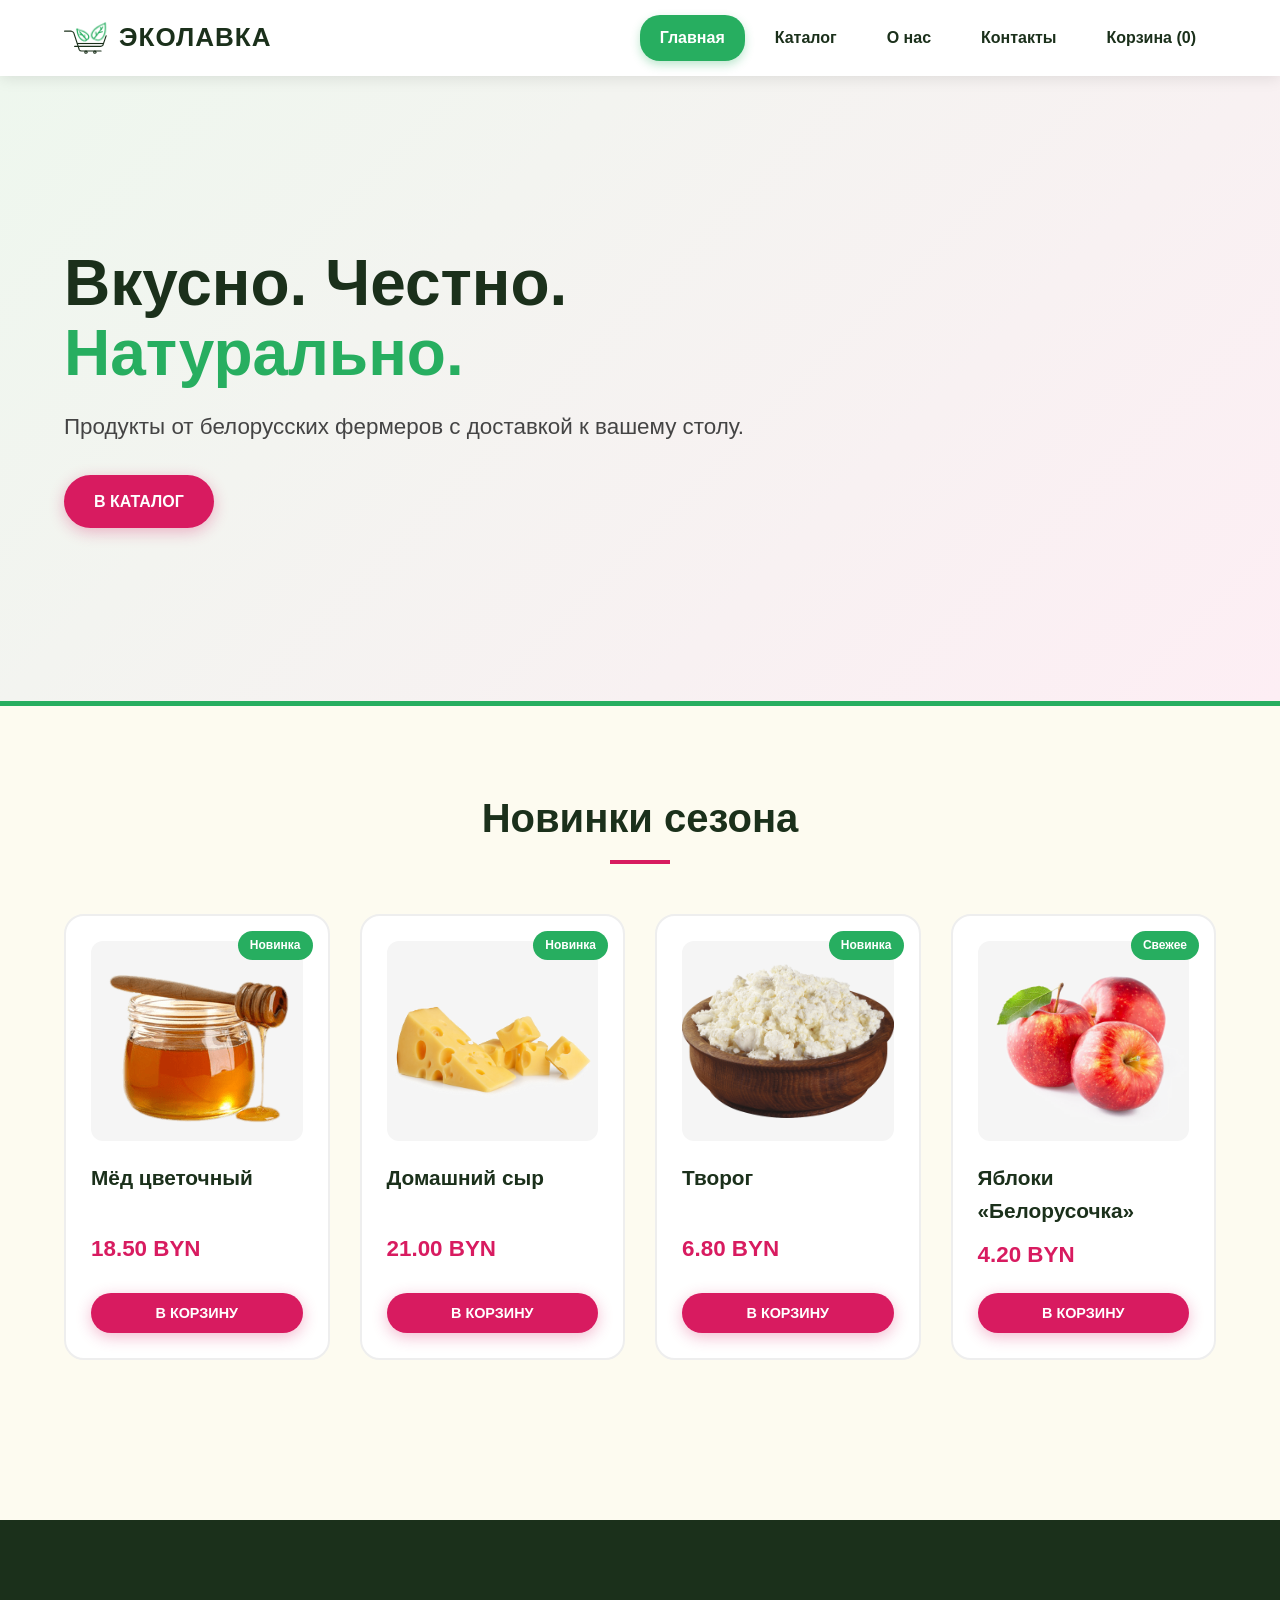
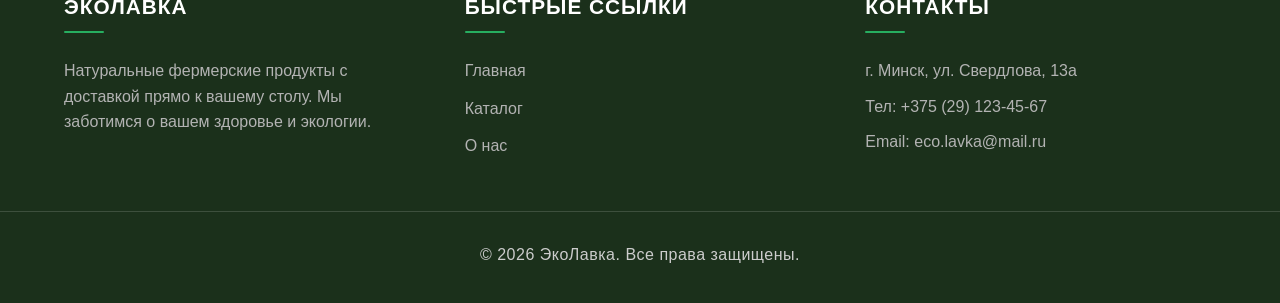
<file: index.html>
<!DOCTYPE html>
<html lang="ru">
<head>
    <meta charset="UTF-8">
    <meta name="viewport" content="width=device-width, initial-scale=1.0">
    <title>ЭкоЛавка — Натуральные продукты</title>
    <link rel="stylesheet" href="css/style.css">
</head>
<body>

<header class="header">
    <div class="container">
        <div class="logo">
            <svg class="logo_svg" viewBox="0 0 79 59" fill="none" xmlns="http://www.w3.org/2000/svg">
<path d="M1 18.4222H12.9859C15.3552 18.7409 16.3015 19.3579 17.1549 21.4158L26.7957 50.8912C27.8585 52.766 28.7971 53.0956 30.7041 53.194H65.0983" stroke="#1B301B" stroke-width="2" stroke-linecap="round"/>
<path d="M22.8872 40.0682H69.2673" stroke="#1B301B" stroke-width="2"/>
<path d="M18.7182 45.1328H64.024C65.9844 45.1594 66.9076 44.8426 68.1428 43.5006L73.9574 26.7121" stroke="#1B301B" stroke-width="2" stroke-linecap="round"/>
<path d="M38.7622 53.4651L38.2784 53.4759C37.2611 53.4984 36.4599 54.3413 36.4888 55.3584C36.5177 56.3755 37.3657 57.1817 38.383 57.1591L38.8668 57.1484C39.8841 57.1258 40.6853 56.283 40.6565 55.2659C40.6276 54.2488 39.7795 53.4426 38.7622 53.4651Z" stroke="#1B301B" stroke-width="2"/>
<path d="M54.3959 53.4651L53.9121 53.4759C52.8948 53.4984 52.0936 54.3413 52.1225 55.3584C52.1514 56.3755 52.9995 57.1817 54.0167 57.1591L54.5006 57.1484C55.5178 57.1258 56.3191 56.283 56.2902 55.2659C56.2613 54.2488 55.4132 53.4426 54.3959 53.4651Z" stroke="#1B301B" stroke-width="2"/>
<path d="M23.9605 15.1099L23.9069 14.2031L21.7357 14.362L21.7893 15.2688L22.8749 15.1893L23.9605 15.1099ZM40.4448 34.4535C40.912 34.1233 40.9852 33.5482 40.6084 33.1692C40.2315 32.7902 39.5472 32.7507 39.0799 33.081L39.7624 33.7673L40.4448 34.4535ZM22.8749 15.1893L21.7893 15.2688C22.2562 23.161 24.9838 29.1045 28.5128 32.5428C30.2764 34.2611 32.2919 35.4011 34.3819 35.7779C36.5132 36.1621 38.6347 35.7331 40.4448 34.4535L39.7624 33.7673L39.0799 33.081C37.804 33.983 36.3864 34.2625 34.9161 33.9974C33.4045 33.7249 31.756 32.8577 30.184 31.3261C27.0418 28.2647 24.4117 22.7376 23.9605 15.1099L22.8749 15.1893Z" fill="#27AE60"/>
<path d="M28.0053 18.608C27.6565 18.2051 27.0122 18.1675 26.5661 18.524C26.12 18.8804 26.0411 19.496 26.3899 19.8989L27.1976 19.2535L28.0053 18.608ZM39.7624 33.7673L40.5701 33.1218L28.0053 18.608L27.1976 19.2535L26.3899 19.8989L38.9547 34.4127L39.7624 33.7673Z" fill="#27AE60"/>
<path d="M36.9388 25.3305C36.9388 24.7935 36.4806 24.3582 35.9153 24.3582C35.3501 24.3582 34.8919 24.7935 34.8919 25.3305L35.9153 25.3305L36.9388 25.3305ZM35.9153 29.4755L36.9388 29.4755L36.9388 25.3305L35.9153 25.3305L34.8919 25.3305L34.8919 29.4755L35.9153 29.4755Z" fill="#27AE60"/>
<path d="M22.7163 16.1722L21.6667 15.9695L22.231 14.1946L23.2807 14.3973L22.9985 15.2847L22.7163 16.1722ZM41.9523 33.3222C41.4851 33.6525 40.8008 33.613 40.4239 33.234C40.0471 32.8549 40.1203 32.2799 40.5875 31.9496L41.2699 32.6359L41.9523 33.3222ZM22.9985 15.2847L23.2807 14.3973C32.4201 16.1624 38.7738 19.4897 42.0554 23.0523C43.6962 24.8336 44.6086 26.7203 44.6319 28.5276C44.6557 30.3654 43.755 32.0479 41.9523 33.3222L41.2699 32.6359L40.5875 31.9496C41.8709 31.0424 42.4748 29.8989 42.4582 28.6165C42.4413 27.3035 41.7684 25.7757 40.3154 24.1982C37.4094 21.0434 31.5414 17.8766 22.7163 16.1722L22.9985 15.2847Z" fill="#27AE60"/>
<path d="M31.7464 24.8699L27.838 23.9488" stroke="#27AE60" stroke-width="2" stroke-linecap="round"/>
<path d="M72.4831 5.56885L73.4735 5.21677L72.8054 3.44647L71.815 3.79854L72.149 4.6837L72.4831 5.56885ZM51.9769 32.6433C52.4688 32.8944 53.1125 32.723 53.4146 32.2607C53.7166 31.7983 53.5627 31.22 53.0707 30.969L52.5238 31.8062L51.9769 32.6433ZM72.149 4.6837L71.815 3.79854C60.3072 7.88929 52.7793 13.5844 49.3591 19.0213C47.646 21.7445 46.9352 24.4544 47.3637 26.8651C47.7963 29.2992 49.3721 31.3143 51.9769 32.6433L52.5238 31.8062L53.0707 30.969C50.9368 29.8801 49.7553 28.3059 49.4278 26.4636C49.0962 24.5979 49.6224 22.3443 51.1592 19.9013C54.2388 15.0058 61.2622 9.55758 72.4831 5.56885L72.149 4.6837Z" fill="#27AE60"/>
<path d="M68.9526 11.918C69.2876 11.4789 69.2032 10.8514 68.764 10.5164C68.3249 10.1815 67.6974 10.2659 67.3625 10.705L68.1575 11.3115L68.9526 11.918ZM52.5238 31.8062L53.3189 32.4127L68.9526 11.918L68.1575 11.3115L67.3625 10.705L51.7287 31.1997L52.5238 31.8062Z" fill="#27AE60"/>
<path d="M71.0316 5.05066L70.8814 4.11657L72.9502 3.74275L73.1004 4.67684L72.066 4.86375L71.0316 5.05066ZM54.3899 33.7947C53.8979 33.5437 53.744 32.9654 54.0461 32.503C54.3481 32.0407 54.9918 31.8693 55.4837 32.1204L54.9368 32.9575L54.3899 33.7947ZM72.066 4.86375L73.1004 4.67684C74.8463 15.5335 72.9379 24.0307 69.2156 29.251C67.3504 31.8667 64.9986 33.6973 62.3908 34.5208C59.7632 35.3506 56.9886 35.1207 54.3899 33.7947L54.9368 32.9575L55.4837 32.1204C57.6237 33.2123 59.7905 33.3591 61.8018 32.724C63.8329 32.0826 65.8173 30.6066 67.4806 28.2738C70.8153 23.5971 72.7328 15.6296 71.0316 5.05066L72.066 4.86375Z" fill="#27AE60"/>
<path d="M65.0308 15.2262L64.5097 12.0023" stroke="#27AE60" stroke-width="2" stroke-linecap="round"/>
<path d="M60.8618 21.2134L65.4477 19.8625L67.1153 19.3712" stroke="#27AE60" stroke-width="2" stroke-linecap="round"/>
<path d="M56.626 20.0716C56.5041 19.5329 55.9686 19.1951 55.4299 19.317C54.8912 19.4389 54.5534 19.9744 54.6753 20.513L55.6506 20.2923L56.626 20.0716ZM56.9534 26.0492L57.9288 25.8285L56.8865 21.223L55.9112 21.4437L54.9359 21.6644L55.9781 26.27L56.9534 26.0492ZM55.9112 21.4437L56.8865 21.223L56.626 20.0716L55.6506 20.2923L54.6753 20.513L54.9359 21.6644L55.9112 21.4437Z" fill="#27AE60"/>
</svg>



            <span>ЭкоЛавка</span>
        </div>
        
        <input type="checkbox" id="menu-toggle" class="menu-toggle">
        <label for="menu-toggle" class="hamburger">☰</label>
        
        <nav class="nav">
            <a href="index.html" class="active">Главная</a>
            <a href="catalog.html">Каталог</a>
            <a href="about.html">О нас</a>
            <a href="contacts.html">Контакты</a>
            <a href="cart.html">Корзина (<span id="cart-count">0</span>)</a>
        </nav>
    </div>
</header>

<main>
    <section class="hero">
        <div class="container">
            <h1>Вкусно. Честно.<br><span class="highlight">Натурально.</span></h1>
            <p>Продукты от белорусских фермеров с доставкой к вашему столу.</p>
            <a href="catalog.html" class="btn btn-hero">В каталог</a>
        </div>
    </section>

    <section class="new-arrivals">
        <div class="container">
            <h2>Новинки сезона</h2>
            <div class="home-products-grid" id="products-container"></div>
        </div>
    </section>
</main>

<footer class="footer">
    <div class="container footer-grid">
        <div class="footer-col">
            <h4>ЭкоЛавка</h4>
            <p>Натуральные фермерские продукты с доставкой прямо к вашему столу. Мы заботимся о вашем здоровье и экологии.</p>
        </div>

        <div class="footer-col">
            <h4>Быстрые ссылки</h4>
            <ul>
                <li><a href="index.html">Главная</a></li>
                <li><a href="catalog.html">Каталог</a></li>
                <li><a href="about.html">О нас</a></li>
            </ul>
        </div>

        <div class="footer-col">
            <h4>Контакты</h4>
            <p>г. Минск, ул. Свердлова, 13а</p>
            <p>Тел: +375 (29) 123-45-67</p>
            <p>Email: eco.lavka@mail.ru</p>
        </div>
    </div>
    
    <div class="footer-bottom">
        <p>© 2026 ЭкоЛавка. Все права защищены.</p>
    </div>
</footer>

<script src="js/cart.js"></script>
<script src="js/index.js"></script>

</body>
</html>
</file>
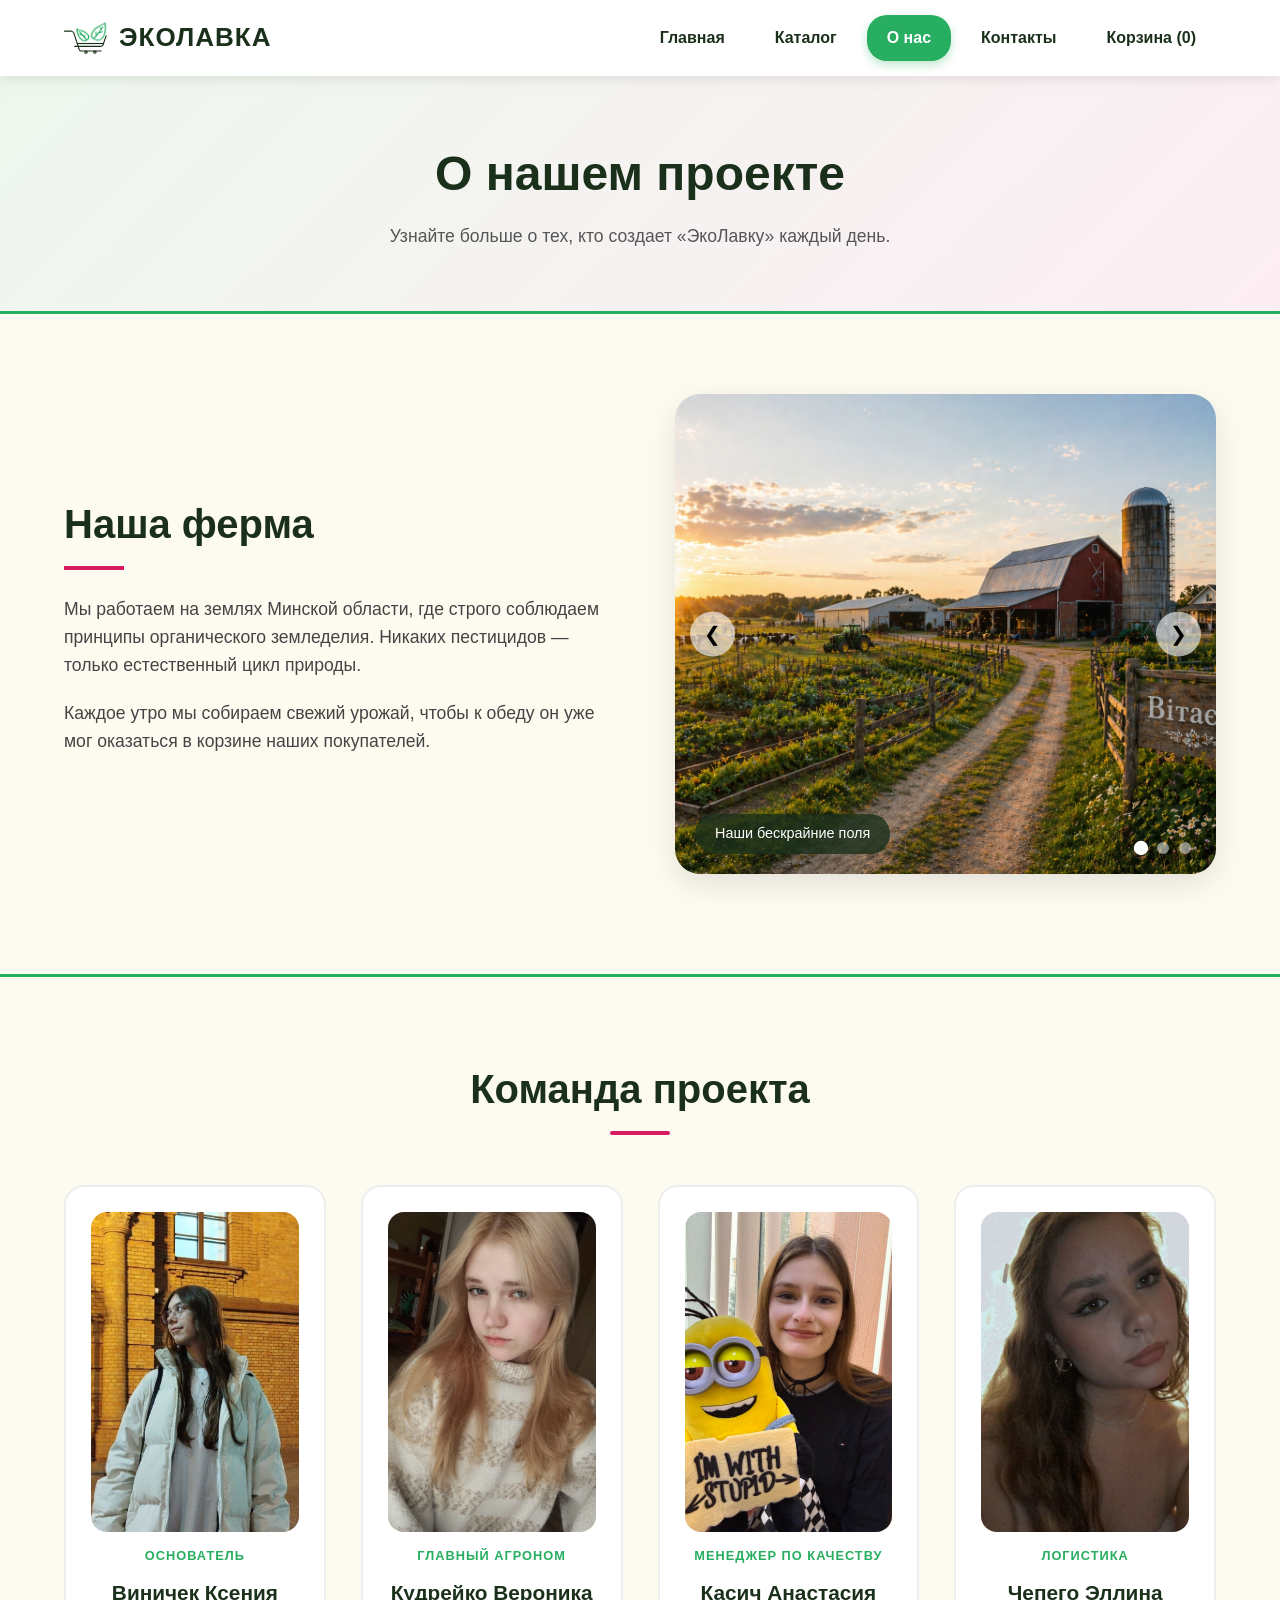
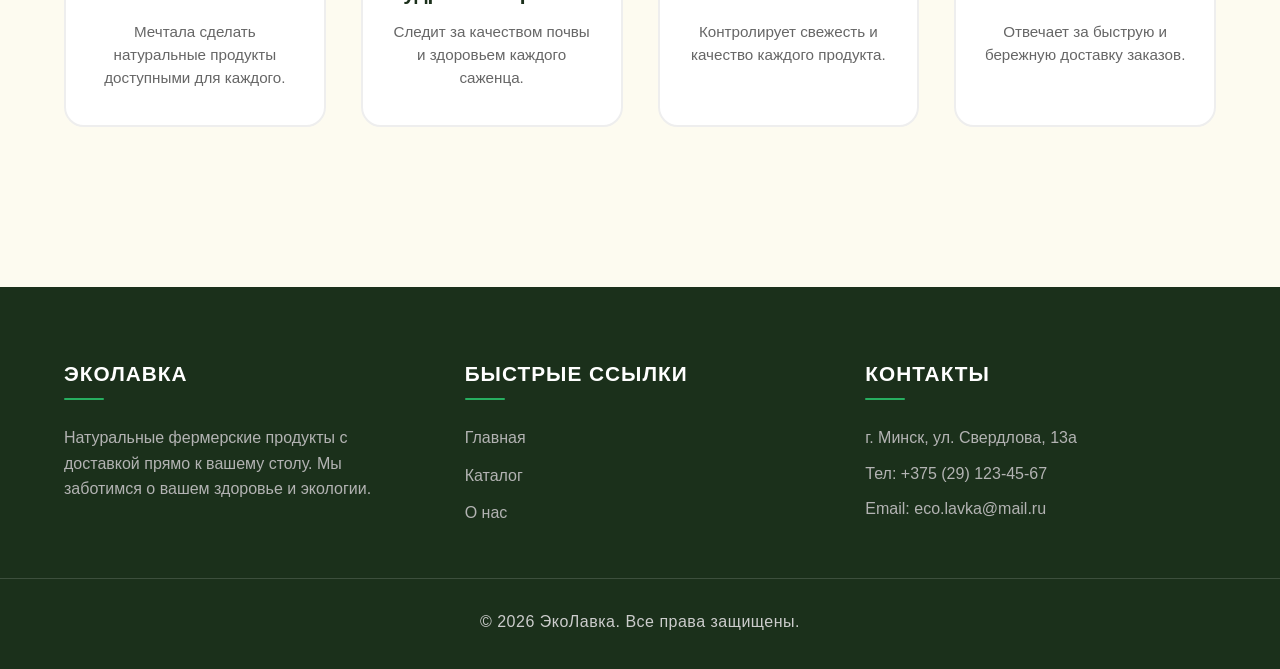
<file: about.html>
<!DOCTYPE html>
<html lang="ru">
<head>
    <meta charset="UTF-8">
    <meta name="viewport" content="width=device-width, initial-scale=1.0">
    <title>О нас — ЭкоЛавка</title>
    <link rel="stylesheet" href="css/style.css">
</head>
<body>

    <header class="header">
    <div class="container">
        <div class="logo">
            <svg class="logo_svg" viewBox="0 0 79 59" fill="none" xmlns="http://www.w3.org/2000/svg">
<path d="M1 18.4222H12.9859C15.3552 18.7409 16.3015 19.3579 17.1549 21.4158L26.7957 50.8912C27.8585 52.766 28.7971 53.0956 30.7041 53.194H65.0983" stroke="#1B301B" stroke-width="2" stroke-linecap="round"/>
<path d="M22.8872 40.0682H69.2673" stroke="#1B301B" stroke-width="2"/>
<path d="M18.7182 45.1328H64.024C65.9844 45.1594 66.9076 44.8426 68.1428 43.5006L73.9574 26.7121" stroke="#1B301B" stroke-width="2" stroke-linecap="round"/>
<path d="M38.7622 53.4651L38.2784 53.4759C37.2611 53.4984 36.4599 54.3413 36.4888 55.3584C36.5177 56.3755 37.3657 57.1817 38.383 57.1591L38.8668 57.1484C39.8841 57.1258 40.6853 56.283 40.6565 55.2659C40.6276 54.2488 39.7795 53.4426 38.7622 53.4651Z" stroke="#1B301B" stroke-width="2"/>
<path d="M54.3959 53.4651L53.9121 53.4759C52.8948 53.4984 52.0936 54.3413 52.1225 55.3584C52.1514 56.3755 52.9995 57.1817 54.0167 57.1591L54.5006 57.1484C55.5178 57.1258 56.3191 56.283 56.2902 55.2659C56.2613 54.2488 55.4132 53.4426 54.3959 53.4651Z" stroke="#1B301B" stroke-width="2"/>
<path d="M23.9605 15.1099L23.9069 14.2031L21.7357 14.362L21.7893 15.2688L22.8749 15.1893L23.9605 15.1099ZM40.4448 34.4535C40.912 34.1233 40.9852 33.5482 40.6084 33.1692C40.2315 32.7902 39.5472 32.7507 39.0799 33.081L39.7624 33.7673L40.4448 34.4535ZM22.8749 15.1893L21.7893 15.2688C22.2562 23.161 24.9838 29.1045 28.5128 32.5428C30.2764 34.2611 32.2919 35.4011 34.3819 35.7779C36.5132 36.1621 38.6347 35.7331 40.4448 34.4535L39.7624 33.7673L39.0799 33.081C37.804 33.983 36.3864 34.2625 34.9161 33.9974C33.4045 33.7249 31.756 32.8577 30.184 31.3261C27.0418 28.2647 24.4117 22.7376 23.9605 15.1099L22.8749 15.1893Z" fill="#27AE60"/>
<path d="M28.0053 18.608C27.6565 18.2051 27.0122 18.1675 26.5661 18.524C26.12 18.8804 26.0411 19.496 26.3899 19.8989L27.1976 19.2535L28.0053 18.608ZM39.7624 33.7673L40.5701 33.1218L28.0053 18.608L27.1976 19.2535L26.3899 19.8989L38.9547 34.4127L39.7624 33.7673Z" fill="#27AE60"/>
<path d="M36.9388 25.3305C36.9388 24.7935 36.4806 24.3582 35.9153 24.3582C35.3501 24.3582 34.8919 24.7935 34.8919 25.3305L35.9153 25.3305L36.9388 25.3305ZM35.9153 29.4755L36.9388 29.4755L36.9388 25.3305L35.9153 25.3305L34.8919 25.3305L34.8919 29.4755L35.9153 29.4755Z" fill="#27AE60"/>
<path d="M22.7163 16.1722L21.6667 15.9695L22.231 14.1946L23.2807 14.3973L22.9985 15.2847L22.7163 16.1722ZM41.9523 33.3222C41.4851 33.6525 40.8008 33.613 40.4239 33.234C40.0471 32.8549 40.1203 32.2799 40.5875 31.9496L41.2699 32.6359L41.9523 33.3222ZM22.9985 15.2847L23.2807 14.3973C32.4201 16.1624 38.7738 19.4897 42.0554 23.0523C43.6962 24.8336 44.6086 26.7203 44.6319 28.5276C44.6557 30.3654 43.755 32.0479 41.9523 33.3222L41.2699 32.6359L40.5875 31.9496C41.8709 31.0424 42.4748 29.8989 42.4582 28.6165C42.4413 27.3035 41.7684 25.7757 40.3154 24.1982C37.4094 21.0434 31.5414 17.8766 22.7163 16.1722L22.9985 15.2847Z" fill="#27AE60"/>
<path d="M31.7464 24.8699L27.838 23.9488" stroke="#27AE60" stroke-width="2" stroke-linecap="round"/>
<path d="M72.4831 5.56885L73.4735 5.21677L72.8054 3.44647L71.815 3.79854L72.149 4.6837L72.4831 5.56885ZM51.9769 32.6433C52.4688 32.8944 53.1125 32.723 53.4146 32.2607C53.7166 31.7983 53.5627 31.22 53.0707 30.969L52.5238 31.8062L51.9769 32.6433ZM72.149 4.6837L71.815 3.79854C60.3072 7.88929 52.7793 13.5844 49.3591 19.0213C47.646 21.7445 46.9352 24.4544 47.3637 26.8651C47.7963 29.2992 49.3721 31.3143 51.9769 32.6433L52.5238 31.8062L53.0707 30.969C50.9368 29.8801 49.7553 28.3059 49.4278 26.4636C49.0962 24.5979 49.6224 22.3443 51.1592 19.9013C54.2388 15.0058 61.2622 9.55758 72.4831 5.56885L72.149 4.6837Z" fill="#27AE60"/>
<path d="M68.9526 11.918C69.2876 11.4789 69.2032 10.8514 68.764 10.5164C68.3249 10.1815 67.6974 10.2659 67.3625 10.705L68.1575 11.3115L68.9526 11.918ZM52.5238 31.8062L53.3189 32.4127L68.9526 11.918L68.1575 11.3115L67.3625 10.705L51.7287 31.1997L52.5238 31.8062Z" fill="#27AE60"/>
<path d="M71.0316 5.05066L70.8814 4.11657L72.9502 3.74275L73.1004 4.67684L72.066 4.86375L71.0316 5.05066ZM54.3899 33.7947C53.8979 33.5437 53.744 32.9654 54.0461 32.503C54.3481 32.0407 54.9918 31.8693 55.4837 32.1204L54.9368 32.9575L54.3899 33.7947ZM72.066 4.86375L73.1004 4.67684C74.8463 15.5335 72.9379 24.0307 69.2156 29.251C67.3504 31.8667 64.9986 33.6973 62.3908 34.5208C59.7632 35.3506 56.9886 35.1207 54.3899 33.7947L54.9368 32.9575L55.4837 32.1204C57.6237 33.2123 59.7905 33.3591 61.8018 32.724C63.8329 32.0826 65.8173 30.6066 67.4806 28.2738C70.8153 23.5971 72.7328 15.6296 71.0316 5.05066L72.066 4.86375Z" fill="#27AE60"/>
<path d="M65.0308 15.2262L64.5097 12.0023" stroke="#27AE60" stroke-width="2" stroke-linecap="round"/>
<path d="M60.8618 21.2134L65.4477 19.8625L67.1153 19.3712" stroke="#27AE60" stroke-width="2" stroke-linecap="round"/>
<path d="M56.626 20.0716C56.5041 19.5329 55.9686 19.1951 55.4299 19.317C54.8912 19.4389 54.5534 19.9744 54.6753 20.513L55.6506 20.2923L56.626 20.0716ZM56.9534 26.0492L57.9288 25.8285L56.8865 21.223L55.9112 21.4437L54.9359 21.6644L55.9781 26.27L56.9534 26.0492ZM55.9112 21.4437L56.8865 21.223L56.626 20.0716L55.6506 20.2923L54.6753 20.513L54.9359 21.6644L55.9112 21.4437Z" fill="#27AE60"/>
</svg>
            <span>ЭкоЛавка</span>
        </div>
        
        <input type="checkbox" id="menu-toggle" class="menu-toggle">
        <label for="menu-toggle" class="hamburger">☰</label>
        
        <nav class="nav">
            <a href="index.html">Главная</a>
            <a href="catalog.html">Каталог</a>
            <a href="about.html" class="active">О нас</a>
            <a href="contacts.html">Контакты</a>
            <a href="cart.html">Корзина (<span id="cart-count">0</span>)</a>
        </nav>
    </div>
</header>

    <main>
        <section class="catalog-hero">
            <div class="container">
                <h1>О нашем проекте</h1>
                <p>Узнайте больше о тех, кто создает «ЭкоЛавку» каждый день.</p>
            </div>
        </section>

        <section class="about-farm">
            <div class="container">
                <div class="about-grid">
                    <div class="about-text">
                        <h2>Наша ферма</h2>
                        <p>Мы работаем на землях Минской области, где строго соблюдаем принципы органического земледелия. Никаких пестицидов — только естественный цикл природы.</p>
                        <p>Каждое утро мы собираем свежий урожай, чтобы к обеду он уже мог оказаться в корзине наших покупателей.</p>
                    </div>
                    
                    <div class="about-image-wrapper">
                        <div class="farm-slider">
                            <div class="slider-container">
                                <div class="slide active">
                                    <img src="img/farm1.png" alt="Ферма 1">
                                <div class="slide-caption">Наши бескрайние поля</div>
                                </div>
                                <div class="slide">
                                    <img src="img/farm2.png" alt="Ферма 2">
                                    <div class="slide-caption">Свежий урожай каждое утро</div>
                                </div>
                                <div class="slide">
                                    <img src="img/farm3.png" alt="Ферма 3">
                                    <div class="slide-caption">Наши сады</div>
                                </div>
                            </div>
    
                            <button class="slider-btn prev">&#10094;</button>
                            <button class="slider-btn next">&#10095;</button>
    
                            <div class="slider-dots">
                                <span class="dot active"></span>
                                <span class="dot"></span>
                                <span class="dot"></span>
                            </div>
                        </div>
                    </div>
                </div>
            </div>
        </section>

        <section class="team-section">
    <div class="container">
        <h2>Команда проекта</h2>
        <div class="team-grid">
            <div class="team-card founder">
                <div class="team-photo"></div>
                <span class="role">Основатель</span>
                <h3>Виничек Ксения</h3>
                <p class="bio">Мечтала сделать натуральные продукты доступными для каждого.</p>
            </div>

            <div class="team-card agronom">
                <div class="team-photo"></div>
                <span class="role">Главный агроном</span>
                <h3>Кудрейко Вероника</h3>
                <p class="bio">Следит за качеством почвы и здоровьем каждого саженца.</p>
            </div>
            <div class="team-card manager">
                <div class="team-photo"></div>
                <span class="role">Менеджер по качеству</span>
                <h3>Касич Анастасия</h3>
                <p class="bio">Контролирует свежесть и качество каждого продукта.</p>
            </div>
            <div class="team-card logistics">
                <div class="team-photo"></div>
                <span class="role">Логистика</span>
                <h3>Чепего Эллина</h3>
                <p class="bio">Отвечает за быструю и бережную доставку заказов.</p>
            </div>
        </div>
    </div>
</section>
    </main>

    <footer class="footer">
    <div class="container footer-grid">
        <div class="footer-col">
            <h4>ЭкоЛавка</h4>
            <p>Натуральные фермерские продукты с доставкой прямо к вашему столу. Мы заботимся о вашем здоровье и экологии.</p>
        </div>

        <div class="footer-col">
            <h4>Быстрые ссылки</h4>
            <ul>
                <li><a href="index.html">Главная</a></li>
                <li><a href="catalog.html">Каталог</a></li>
                <li><a href="about.html">О нас</a></li>
            </ul>
        </div>

        <div class="footer-col">
            <h4>Контакты</h4>
            <p>г. Минск, ул. Свердлова, 13а</p>
            <p>Тел: +375 (29) 123-45-67</p>
            <p>Email: eco.lavka@mail.ru</p>
        </div>
    </div>
    
    <div class="footer-bottom">
        <p>© 2026 ЭкоЛавка. Все права защищены.</p>
    </div>
</footer>

    <script src="js/cart.js"></script>
    <script src="js/slider.js"></script>
</body>
</html>
</file>
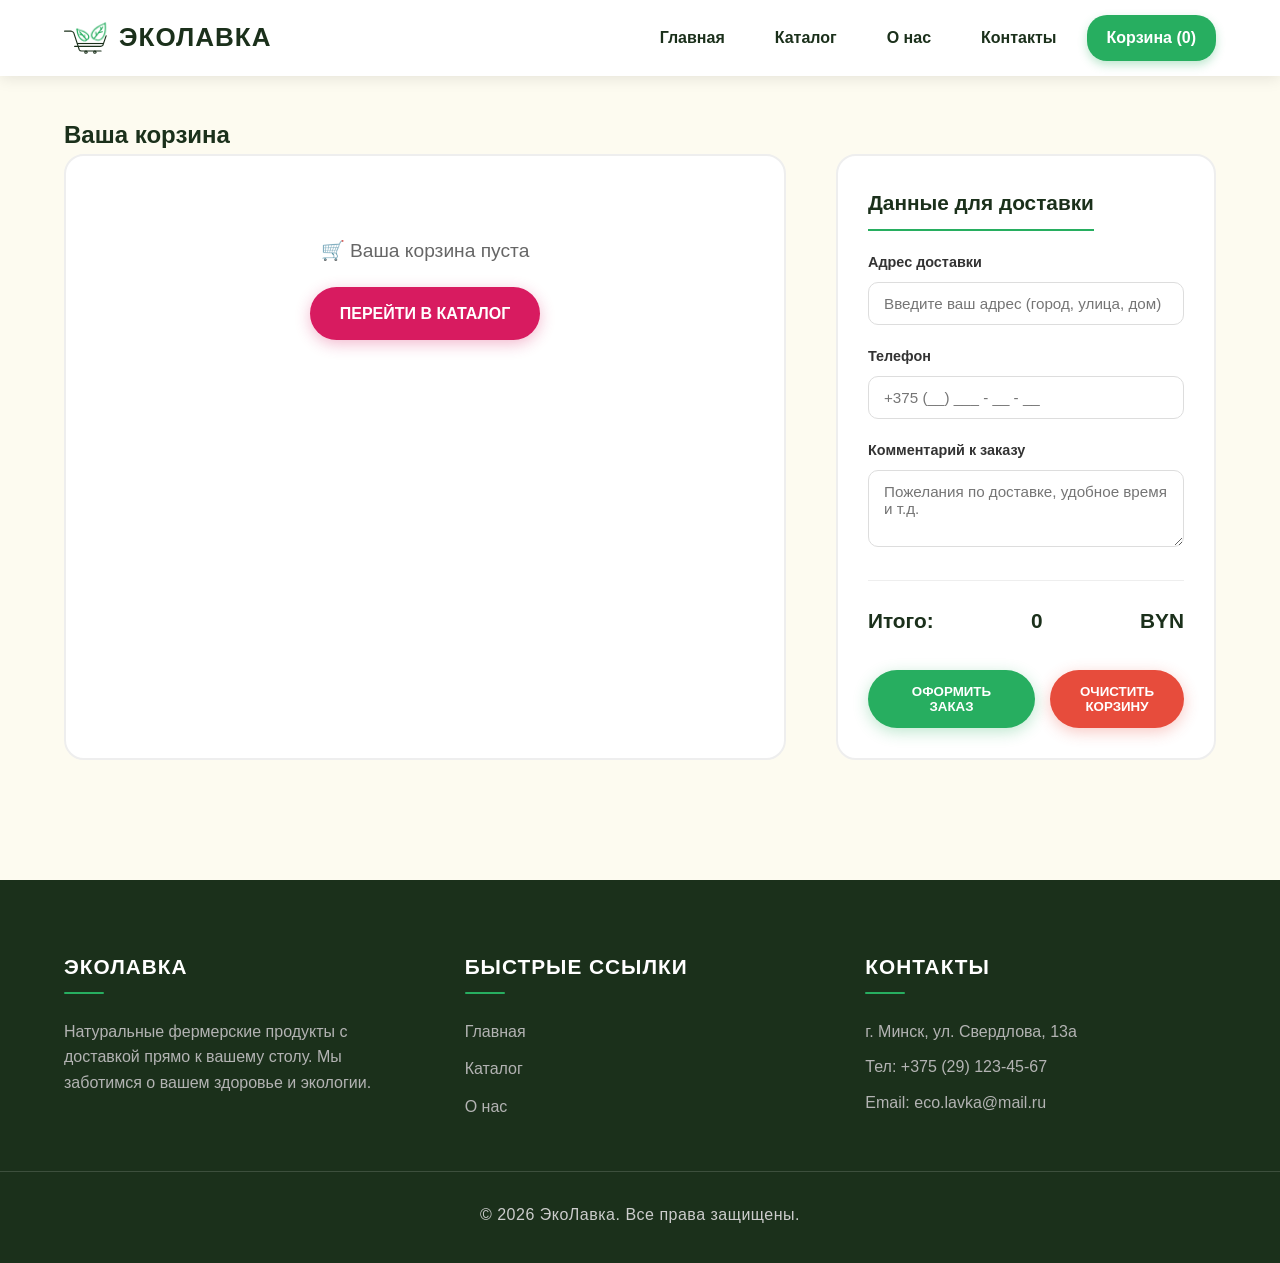
<file: cart.html>
<!DOCTYPE html>
<html lang="ru">
<head>
    <meta charset="UTF-8">
    <meta name="viewport" content="width=device-width, initial-scale=1.0">
    <title>Корзина — ЭкоЛавка</title>
    <link rel="stylesheet" href="css/style.css">
</head>
<body>

<header class="header">
    <div class="container">
        <div class="logo">
            <svg class="logo_svg" viewBox="0 0 79 59" fill="none" xmlns="http://www.w3.org/2000/svg">
<path d="M1 18.4222H12.9859C15.3552 18.7409 16.3015 19.3579 17.1549 21.4158L26.7957 50.8912C27.8585 52.766 28.7971 53.0956 30.7041 53.194H65.0983" stroke="#1B301B" stroke-width="2" stroke-linecap="round"/>
<path d="M22.8872 40.0682H69.2673" stroke="#1B301B" stroke-width="2"/>
<path d="M18.7182 45.1328H64.024C65.9844 45.1594 66.9076 44.8426 68.1428 43.5006L73.9574 26.7121" stroke="#1B301B" stroke-width="2" stroke-linecap="round"/>
<path d="M38.7622 53.4651L38.2784 53.4759C37.2611 53.4984 36.4599 54.3413 36.4888 55.3584C36.5177 56.3755 37.3657 57.1817 38.383 57.1591L38.8668 57.1484C39.8841 57.1258 40.6853 56.283 40.6565 55.2659C40.6276 54.2488 39.7795 53.4426 38.7622 53.4651Z" stroke="#1B301B" stroke-width="2"/>
<path d="M54.3959 53.4651L53.9121 53.4759C52.8948 53.4984 52.0936 54.3413 52.1225 55.3584C52.1514 56.3755 52.9995 57.1817 54.0167 57.1591L54.5006 57.1484C55.5178 57.1258 56.3191 56.283 56.2902 55.2659C56.2613 54.2488 55.4132 53.4426 54.3959 53.4651Z" stroke="#1B301B" stroke-width="2"/>
<path d="M23.9605 15.1099L23.9069 14.2031L21.7357 14.362L21.7893 15.2688L22.8749 15.1893L23.9605 15.1099ZM40.4448 34.4535C40.912 34.1233 40.9852 33.5482 40.6084 33.1692C40.2315 32.7902 39.5472 32.7507 39.0799 33.081L39.7624 33.7673L40.4448 34.4535ZM22.8749 15.1893L21.7893 15.2688C22.2562 23.161 24.9838 29.1045 28.5128 32.5428C30.2764 34.2611 32.2919 35.4011 34.3819 35.7779C36.5132 36.1621 38.6347 35.7331 40.4448 34.4535L39.7624 33.7673L39.0799 33.081C37.804 33.983 36.3864 34.2625 34.9161 33.9974C33.4045 33.7249 31.756 32.8577 30.184 31.3261C27.0418 28.2647 24.4117 22.7376 23.9605 15.1099L22.8749 15.1893Z" fill="#27AE60"/>
<path d="M28.0053 18.608C27.6565 18.2051 27.0122 18.1675 26.5661 18.524C26.12 18.8804 26.0411 19.496 26.3899 19.8989L27.1976 19.2535L28.0053 18.608ZM39.7624 33.7673L40.5701 33.1218L28.0053 18.608L27.1976 19.2535L26.3899 19.8989L38.9547 34.4127L39.7624 33.7673Z" fill="#27AE60"/>
<path d="M36.9388 25.3305C36.9388 24.7935 36.4806 24.3582 35.9153 24.3582C35.3501 24.3582 34.8919 24.7935 34.8919 25.3305L35.9153 25.3305L36.9388 25.3305ZM35.9153 29.4755L36.9388 29.4755L36.9388 25.3305L35.9153 25.3305L34.8919 25.3305L34.8919 29.4755L35.9153 29.4755Z" fill="#27AE60"/>
<path d="M22.7163 16.1722L21.6667 15.9695L22.231 14.1946L23.2807 14.3973L22.9985 15.2847L22.7163 16.1722ZM41.9523 33.3222C41.4851 33.6525 40.8008 33.613 40.4239 33.234C40.0471 32.8549 40.1203 32.2799 40.5875 31.9496L41.2699 32.6359L41.9523 33.3222ZM22.9985 15.2847L23.2807 14.3973C32.4201 16.1624 38.7738 19.4897 42.0554 23.0523C43.6962 24.8336 44.6086 26.7203 44.6319 28.5276C44.6557 30.3654 43.755 32.0479 41.9523 33.3222L41.2699 32.6359L40.5875 31.9496C41.8709 31.0424 42.4748 29.8989 42.4582 28.6165C42.4413 27.3035 41.7684 25.7757 40.3154 24.1982C37.4094 21.0434 31.5414 17.8766 22.7163 16.1722L22.9985 15.2847Z" fill="#27AE60"/>
<path d="M31.7464 24.8699L27.838 23.9488" stroke="#27AE60" stroke-width="2" stroke-linecap="round"/>
<path d="M72.4831 5.56885L73.4735 5.21677L72.8054 3.44647L71.815 3.79854L72.149 4.6837L72.4831 5.56885ZM51.9769 32.6433C52.4688 32.8944 53.1125 32.723 53.4146 32.2607C53.7166 31.7983 53.5627 31.22 53.0707 30.969L52.5238 31.8062L51.9769 32.6433ZM72.149 4.6837L71.815 3.79854C60.3072 7.88929 52.7793 13.5844 49.3591 19.0213C47.646 21.7445 46.9352 24.4544 47.3637 26.8651C47.7963 29.2992 49.3721 31.3143 51.9769 32.6433L52.5238 31.8062L53.0707 30.969C50.9368 29.8801 49.7553 28.3059 49.4278 26.4636C49.0962 24.5979 49.6224 22.3443 51.1592 19.9013C54.2388 15.0058 61.2622 9.55758 72.4831 5.56885L72.149 4.6837Z" fill="#27AE60"/>
<path d="M68.9526 11.918C69.2876 11.4789 69.2032 10.8514 68.764 10.5164C68.3249 10.1815 67.6974 10.2659 67.3625 10.705L68.1575 11.3115L68.9526 11.918ZM52.5238 31.8062L53.3189 32.4127L68.9526 11.918L68.1575 11.3115L67.3625 10.705L51.7287 31.1997L52.5238 31.8062Z" fill="#27AE60"/>
<path d="M71.0316 5.05066L70.8814 4.11657L72.9502 3.74275L73.1004 4.67684L72.066 4.86375L71.0316 5.05066ZM54.3899 33.7947C53.8979 33.5437 53.744 32.9654 54.0461 32.503C54.3481 32.0407 54.9918 31.8693 55.4837 32.1204L54.9368 32.9575L54.3899 33.7947ZM72.066 4.86375L73.1004 4.67684C74.8463 15.5335 72.9379 24.0307 69.2156 29.251C67.3504 31.8667 64.9986 33.6973 62.3908 34.5208C59.7632 35.3506 56.9886 35.1207 54.3899 33.7947L54.9368 32.9575L55.4837 32.1204C57.6237 33.2123 59.7905 33.3591 61.8018 32.724C63.8329 32.0826 65.8173 30.6066 67.4806 28.2738C70.8153 23.5971 72.7328 15.6296 71.0316 5.05066L72.066 4.86375Z" fill="#27AE60"/>
<path d="M65.0308 15.2262L64.5097 12.0023" stroke="#27AE60" stroke-width="2" stroke-linecap="round"/>
<path d="M60.8618 21.2134L65.4477 19.8625L67.1153 19.3712" stroke="#27AE60" stroke-width="2" stroke-linecap="round"/>
<path d="M56.626 20.0716C56.5041 19.5329 55.9686 19.1951 55.4299 19.317C54.8912 19.4389 54.5534 19.9744 54.6753 20.513L55.6506 20.2923L56.626 20.0716ZM56.9534 26.0492L57.9288 25.8285L56.8865 21.223L55.9112 21.4437L54.9359 21.6644L55.9781 26.27L56.9534 26.0492ZM55.9112 21.4437L56.8865 21.223L56.626 20.0716L55.6506 20.2923L54.6753 20.513L54.9359 21.6644L55.9112 21.4437Z" fill="#27AE60"/>
</svg>
            <span>ЭкоЛавка</span>
        </div>
        
        <input type="checkbox" id="menu-toggle" class="menu-toggle">
        <label for="menu-toggle" class="hamburger">☰</label>
        
        <nav class="nav">
            <a href="index.html">Главная</a>
            <a href="catalog.html">Каталог</a>
            <a href="about.html">О нас</a>
            <a href="contacts.html">Контакты</a>
            <a href="cart.html" class="active">Корзина (<span id="cart-count">0</span>)</a>
        </nav>
    </div>
</header>

<main>
    <section class="container" style="padding: 40px 0;">
        <h1>Ваша корзина</h1>
        
        <div class="cart-layout">
            <div class="cart-items-col">
                <div id="cart-items">
                    <p>Загрузка товаров...</p>
                </div>
            </div>
            
            <div class="cart-checkout-col">
                <div class="checkout-card">
                    <h3>Данные для доставки</h3>
                    
                    <div class="delivery-field">
                        <label for="delivery-address">Адрес доставки</label>
                        <input type="text" id="delivery-address" placeholder="Введите ваш адрес (город, улица, дом)">
                    </div>
                    
                    <div class="delivery-field">
                        <label for="delivery-phone">Телефон</label>
                        <input type="tel" id="delivery-phone" placeholder="+375 (__) ___ - __ - __">
                    </div>
                    
                    <div class="delivery-field">
                        <label for="delivery-comment">Комментарий к заказу</label>
                        <textarea id="delivery-comment" rows="3" placeholder="Пожелания по доставке, удобное время и т.д."></textarea>
                    </div>
                    
                    <div class="cart-summary">
                        <div class="summary-row total">
                            <span>Итого:</span>
                            <span id="cart-total">0</span>
                            <span>BYN</span>
                        </div>
                    </div>
                    
                    <div class="checkout-buttons">
                        <button class="btn btn-checkout" onclick="checkout()">
                            Оформить заказ
                        </button>
                        <button class="btn btn-clear" onclick="clearCart()">
                            Очистить корзину
                        </button>
                    </div>
                </div>
            </div>
        </div>
    </section>
</main>

<footer class="footer">
    <div class="container footer-grid">
        <div class="footer-col">
            <h4>ЭкоЛавка</h4>
            <p>Натуральные фермерские продукты с доставкой прямо к вашему столу. Мы заботимся о вашем здоровье и экологии.</p>
        </div>

        <div class="footer-col">
            <h4>Быстрые ссылки</h4>
            <ul>
                <li><a href="index.html">Главная</a></li>
                <li><a href="catalog.html">Каталог</a></li>
                <li><a href="about.html">О нас</a></li>
            </ul>
        </div>

        <div class="footer-col">
            <h4>Контакты</h4>
            <p>г. Минск, ул. Свердлова, 13а</p>
            <p>Тел: +375 (29) 123-45-67</p>
            <p>Email: eco.lavka@mail.ru</p>
        </div>
    </div>
    
    <div class="footer-bottom">
        <p>© 2026 ЭкоЛавка. Все права защищены.</p>
    </div>
</footer>

<script src="js/cart.js"></script>
</body>
</html>
</file>
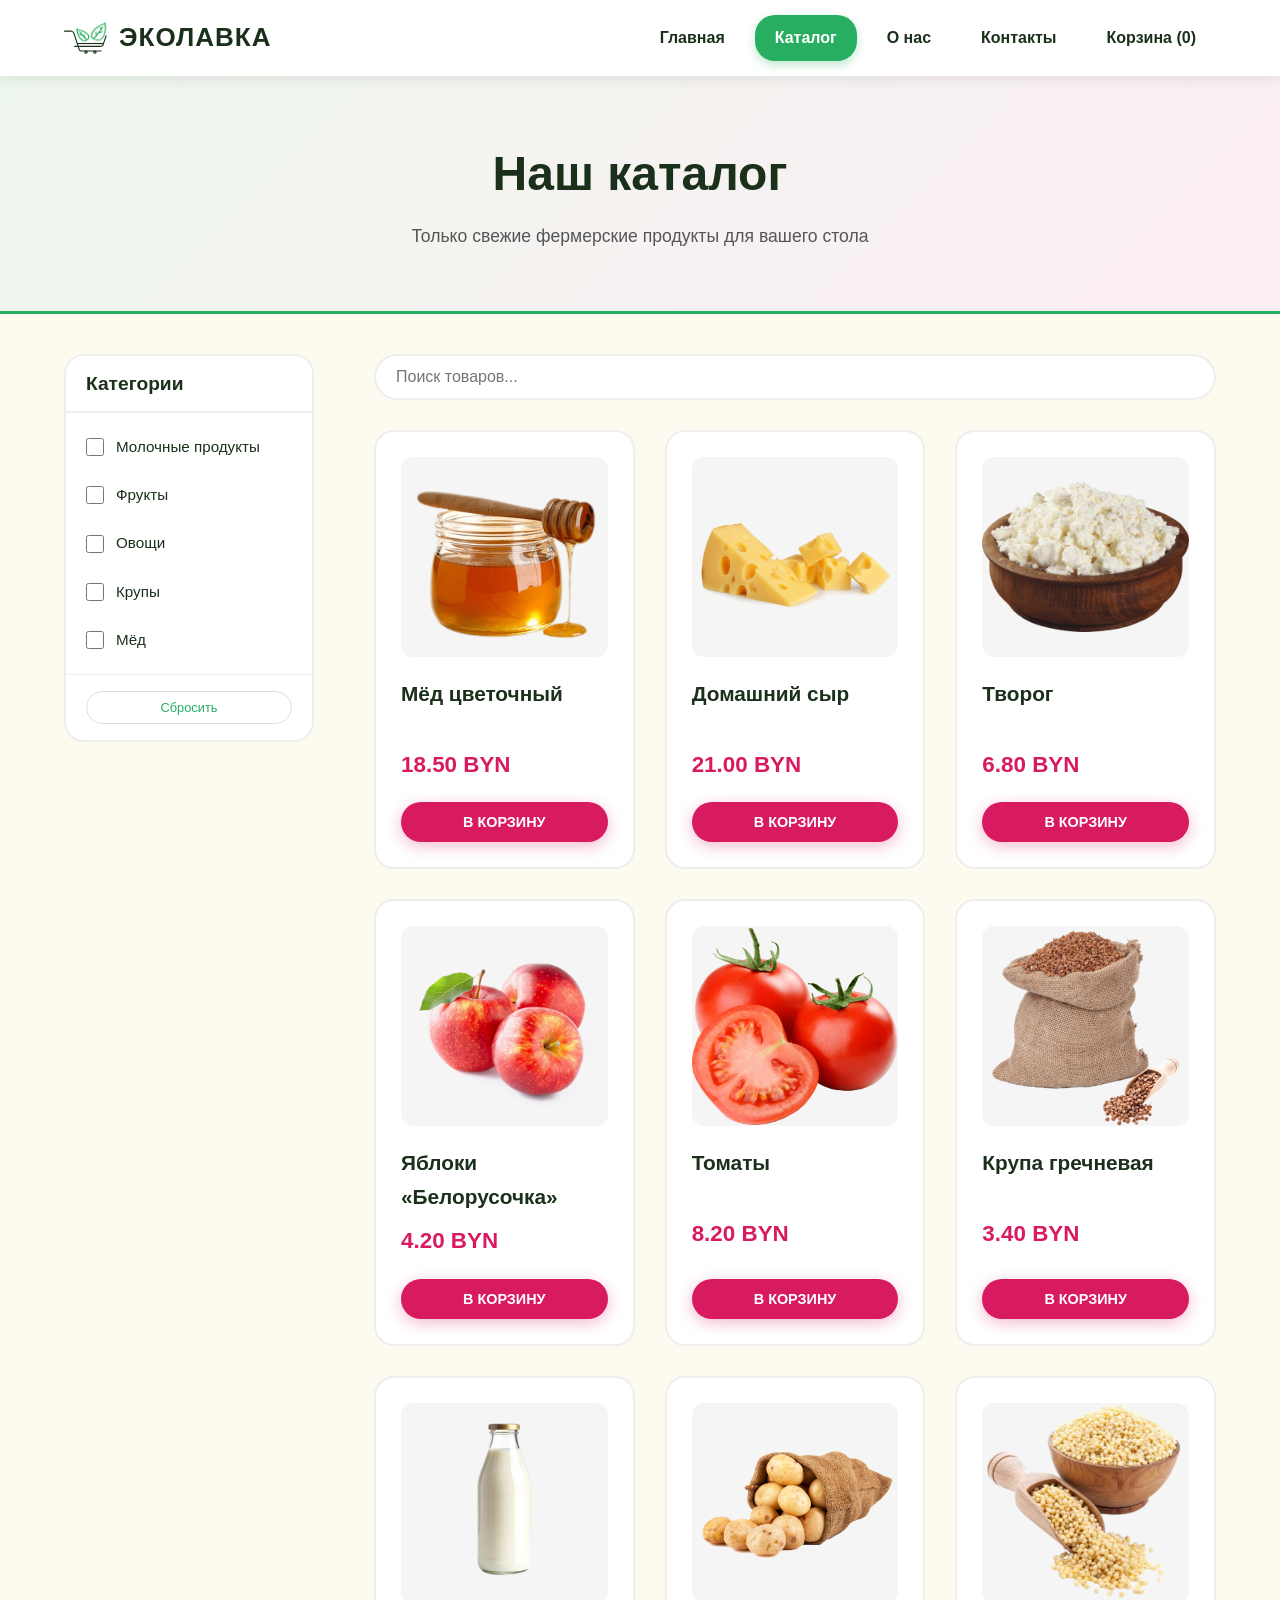
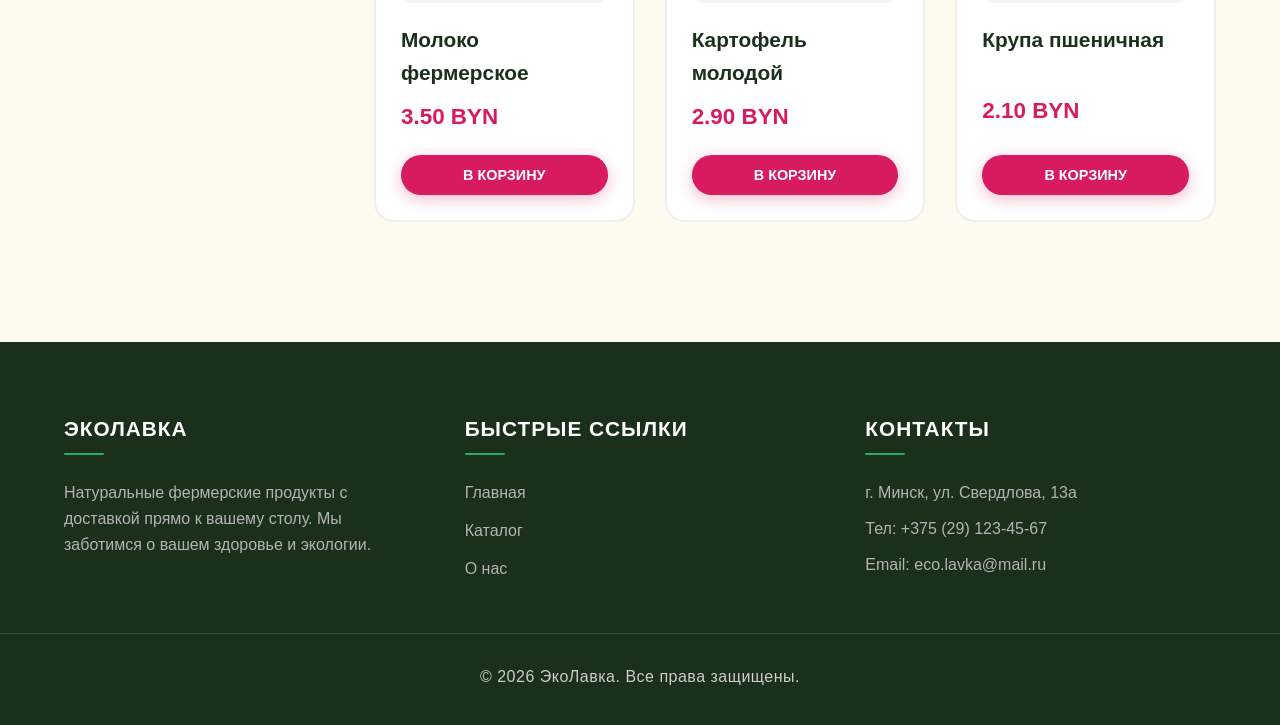
<file: catalog.html>
<!DOCTYPE html>
<html lang="ru">
<head>
    <meta charset="UTF-8">
    <meta name="viewport" content="width=device-width, initial-scale=1.0">
    <title>Каталог — ЭкоЛавка</title>
    <link rel="stylesheet" href="css/style.css">
</head>
<body>

    <header class="header">
    <div class="container">
        <div class="logo">
            <svg class="logo_svg" viewBox="0 0 79 59" fill="none" xmlns="http://www.w3.org/2000/svg">
<path d="M1 18.4222H12.9859C15.3552 18.7409 16.3015 19.3579 17.1549 21.4158L26.7957 50.8912C27.8585 52.766 28.7971 53.0956 30.7041 53.194H65.0983" stroke="#1B301B" stroke-width="2" stroke-linecap="round"/>
<path d="M22.8872 40.0682H69.2673" stroke="#1B301B" stroke-width="2"/>
<path d="M18.7182 45.1328H64.024C65.9844 45.1594 66.9076 44.8426 68.1428 43.5006L73.9574 26.7121" stroke="#1B301B" stroke-width="2" stroke-linecap="round"/>
<path d="M38.7622 53.4651L38.2784 53.4759C37.2611 53.4984 36.4599 54.3413 36.4888 55.3584C36.5177 56.3755 37.3657 57.1817 38.383 57.1591L38.8668 57.1484C39.8841 57.1258 40.6853 56.283 40.6565 55.2659C40.6276 54.2488 39.7795 53.4426 38.7622 53.4651Z" stroke="#1B301B" stroke-width="2"/>
<path d="M54.3959 53.4651L53.9121 53.4759C52.8948 53.4984 52.0936 54.3413 52.1225 55.3584C52.1514 56.3755 52.9995 57.1817 54.0167 57.1591L54.5006 57.1484C55.5178 57.1258 56.3191 56.283 56.2902 55.2659C56.2613 54.2488 55.4132 53.4426 54.3959 53.4651Z" stroke="#1B301B" stroke-width="2"/>
<path d="M23.9605 15.1099L23.9069 14.2031L21.7357 14.362L21.7893 15.2688L22.8749 15.1893L23.9605 15.1099ZM40.4448 34.4535C40.912 34.1233 40.9852 33.5482 40.6084 33.1692C40.2315 32.7902 39.5472 32.7507 39.0799 33.081L39.7624 33.7673L40.4448 34.4535ZM22.8749 15.1893L21.7893 15.2688C22.2562 23.161 24.9838 29.1045 28.5128 32.5428C30.2764 34.2611 32.2919 35.4011 34.3819 35.7779C36.5132 36.1621 38.6347 35.7331 40.4448 34.4535L39.7624 33.7673L39.0799 33.081C37.804 33.983 36.3864 34.2625 34.9161 33.9974C33.4045 33.7249 31.756 32.8577 30.184 31.3261C27.0418 28.2647 24.4117 22.7376 23.9605 15.1099L22.8749 15.1893Z" fill="#27AE60"/>
<path d="M28.0053 18.608C27.6565 18.2051 27.0122 18.1675 26.5661 18.524C26.12 18.8804 26.0411 19.496 26.3899 19.8989L27.1976 19.2535L28.0053 18.608ZM39.7624 33.7673L40.5701 33.1218L28.0053 18.608L27.1976 19.2535L26.3899 19.8989L38.9547 34.4127L39.7624 33.7673Z" fill="#27AE60"/>
<path d="M36.9388 25.3305C36.9388 24.7935 36.4806 24.3582 35.9153 24.3582C35.3501 24.3582 34.8919 24.7935 34.8919 25.3305L35.9153 25.3305L36.9388 25.3305ZM35.9153 29.4755L36.9388 29.4755L36.9388 25.3305L35.9153 25.3305L34.8919 25.3305L34.8919 29.4755L35.9153 29.4755Z" fill="#27AE60"/>
<path d="M22.7163 16.1722L21.6667 15.9695L22.231 14.1946L23.2807 14.3973L22.9985 15.2847L22.7163 16.1722ZM41.9523 33.3222C41.4851 33.6525 40.8008 33.613 40.4239 33.234C40.0471 32.8549 40.1203 32.2799 40.5875 31.9496L41.2699 32.6359L41.9523 33.3222ZM22.9985 15.2847L23.2807 14.3973C32.4201 16.1624 38.7738 19.4897 42.0554 23.0523C43.6962 24.8336 44.6086 26.7203 44.6319 28.5276C44.6557 30.3654 43.755 32.0479 41.9523 33.3222L41.2699 32.6359L40.5875 31.9496C41.8709 31.0424 42.4748 29.8989 42.4582 28.6165C42.4413 27.3035 41.7684 25.7757 40.3154 24.1982C37.4094 21.0434 31.5414 17.8766 22.7163 16.1722L22.9985 15.2847Z" fill="#27AE60"/>
<path d="M31.7464 24.8699L27.838 23.9488" stroke="#27AE60" stroke-width="2" stroke-linecap="round"/>
<path d="M72.4831 5.56885L73.4735 5.21677L72.8054 3.44647L71.815 3.79854L72.149 4.6837L72.4831 5.56885ZM51.9769 32.6433C52.4688 32.8944 53.1125 32.723 53.4146 32.2607C53.7166 31.7983 53.5627 31.22 53.0707 30.969L52.5238 31.8062L51.9769 32.6433ZM72.149 4.6837L71.815 3.79854C60.3072 7.88929 52.7793 13.5844 49.3591 19.0213C47.646 21.7445 46.9352 24.4544 47.3637 26.8651C47.7963 29.2992 49.3721 31.3143 51.9769 32.6433L52.5238 31.8062L53.0707 30.969C50.9368 29.8801 49.7553 28.3059 49.4278 26.4636C49.0962 24.5979 49.6224 22.3443 51.1592 19.9013C54.2388 15.0058 61.2622 9.55758 72.4831 5.56885L72.149 4.6837Z" fill="#27AE60"/>
<path d="M68.9526 11.918C69.2876 11.4789 69.2032 10.8514 68.764 10.5164C68.3249 10.1815 67.6974 10.2659 67.3625 10.705L68.1575 11.3115L68.9526 11.918ZM52.5238 31.8062L53.3189 32.4127L68.9526 11.918L68.1575 11.3115L67.3625 10.705L51.7287 31.1997L52.5238 31.8062Z" fill="#27AE60"/>
<path d="M71.0316 5.05066L70.8814 4.11657L72.9502 3.74275L73.1004 4.67684L72.066 4.86375L71.0316 5.05066ZM54.3899 33.7947C53.8979 33.5437 53.744 32.9654 54.0461 32.503C54.3481 32.0407 54.9918 31.8693 55.4837 32.1204L54.9368 32.9575L54.3899 33.7947ZM72.066 4.86375L73.1004 4.67684C74.8463 15.5335 72.9379 24.0307 69.2156 29.251C67.3504 31.8667 64.9986 33.6973 62.3908 34.5208C59.7632 35.3506 56.9886 35.1207 54.3899 33.7947L54.9368 32.9575L55.4837 32.1204C57.6237 33.2123 59.7905 33.3591 61.8018 32.724C63.8329 32.0826 65.8173 30.6066 67.4806 28.2738C70.8153 23.5971 72.7328 15.6296 71.0316 5.05066L72.066 4.86375Z" fill="#27AE60"/>
<path d="M65.0308 15.2262L64.5097 12.0023" stroke="#27AE60" stroke-width="2" stroke-linecap="round"/>
<path d="M60.8618 21.2134L65.4477 19.8625L67.1153 19.3712" stroke="#27AE60" stroke-width="2" stroke-linecap="round"/>
<path d="M56.626 20.0716C56.5041 19.5329 55.9686 19.1951 55.4299 19.317C54.8912 19.4389 54.5534 19.9744 54.6753 20.513L55.6506 20.2923L56.626 20.0716ZM56.9534 26.0492L57.9288 25.8285L56.8865 21.223L55.9112 21.4437L54.9359 21.6644L55.9781 26.27L56.9534 26.0492ZM55.9112 21.4437L56.8865 21.223L56.626 20.0716L55.6506 20.2923L54.6753 20.513L54.9359 21.6644L55.9112 21.4437Z" fill="#27AE60"/>
</svg>
            <span>ЭкоЛавка</span>
        </div>
        
        <input type="checkbox" id="menu-toggle" class="menu-toggle">
        <label for="menu-toggle" class="hamburger">☰</label>
        
        <nav class="nav">
            <a href="index.html">Главная</a>
            <a href="catalog.html" class="active">Каталог</a>
            <a href="about.html">О нас</a>
            <a href="contacts.html">Контакты</a>
            <a href="cart.html">Корзина (<span id="cart-count">0</span>)</a>
        </nav>
    </div>
</header>

    <main>
        <section class="catalog-hero">
            <div class="container">
                <h1>Наш каталог</h1>
                <p>Только свежие фермерские продукты для вашего стола</p>
            </div>
        </section>

        <section class="catalog-page">
            <div class="container catalog-layout">
<aside class="catalog-sidebar">
    <div class="sidebar-header">
        <h3>Категории</h3>
    </div>
    <div id="category-list">
        <label><input type="checkbox" value="dairy"> Молочные продукты</label>
        <label><input type="checkbox" value="fruits"> Фрукты</label>
        <label><input type="checkbox" value="vegetables"> Овощи</label>
        <label><input type="checkbox" value="grains"> Крупы</label>
        <label><input type="checkbox" value="honey"> Мёд</label>
    </div>
    <div class="reset-container">
        <button class="reset-btn" id="resetFiltersBtn">Сбросить</button>
    </div>
</aside>


                <div class="catalog-content">
                    <div class="catalog-controls">
                        <input type="text" id="search" placeholder="Поиск товаров...">
                    </div>
                    
                    <div class="products-grid" id="xml-container">
                        </div>
                </div>

            </div>
        </section>
    </main>

  <footer class="footer">
    <div class="container footer-grid">
        <div class="footer-col">
            <h4>ЭкоЛавка</h4>
            <p>Натуральные фермерские продукты с доставкой прямо к вашему столу. Мы заботимся о вашем здоровье и экологии.</p>
        </div>

        <div class="footer-col">
            <h4>Быстрые ссылки</h4>
            <ul>
                <li><a href="index.html">Главная</a></li>
                <li><a href="catalog.html">Каталог</a></li>
                <li><a href="about.html">О нас</a></li>
            </ul>
        </div>

        <div class="footer-col">
            <h4>Контакты</h4>
            <p>г. Минск, ул. Свердлова, 13а</p>
            <p>Тел: +375 (29) 123-45-67</p>
            <p>Email: eco.lavka@mail.ru</p>
        </div>
    </div>
    
    <div class="footer-bottom">
        <p>© 2026 ЭкоЛавка. Все права защищены.</p>
    </div>
</footer>

    <script src="js/cart.js"></script>
    <script src="js/catalog.js"></script>
</body>
</html>
</file>
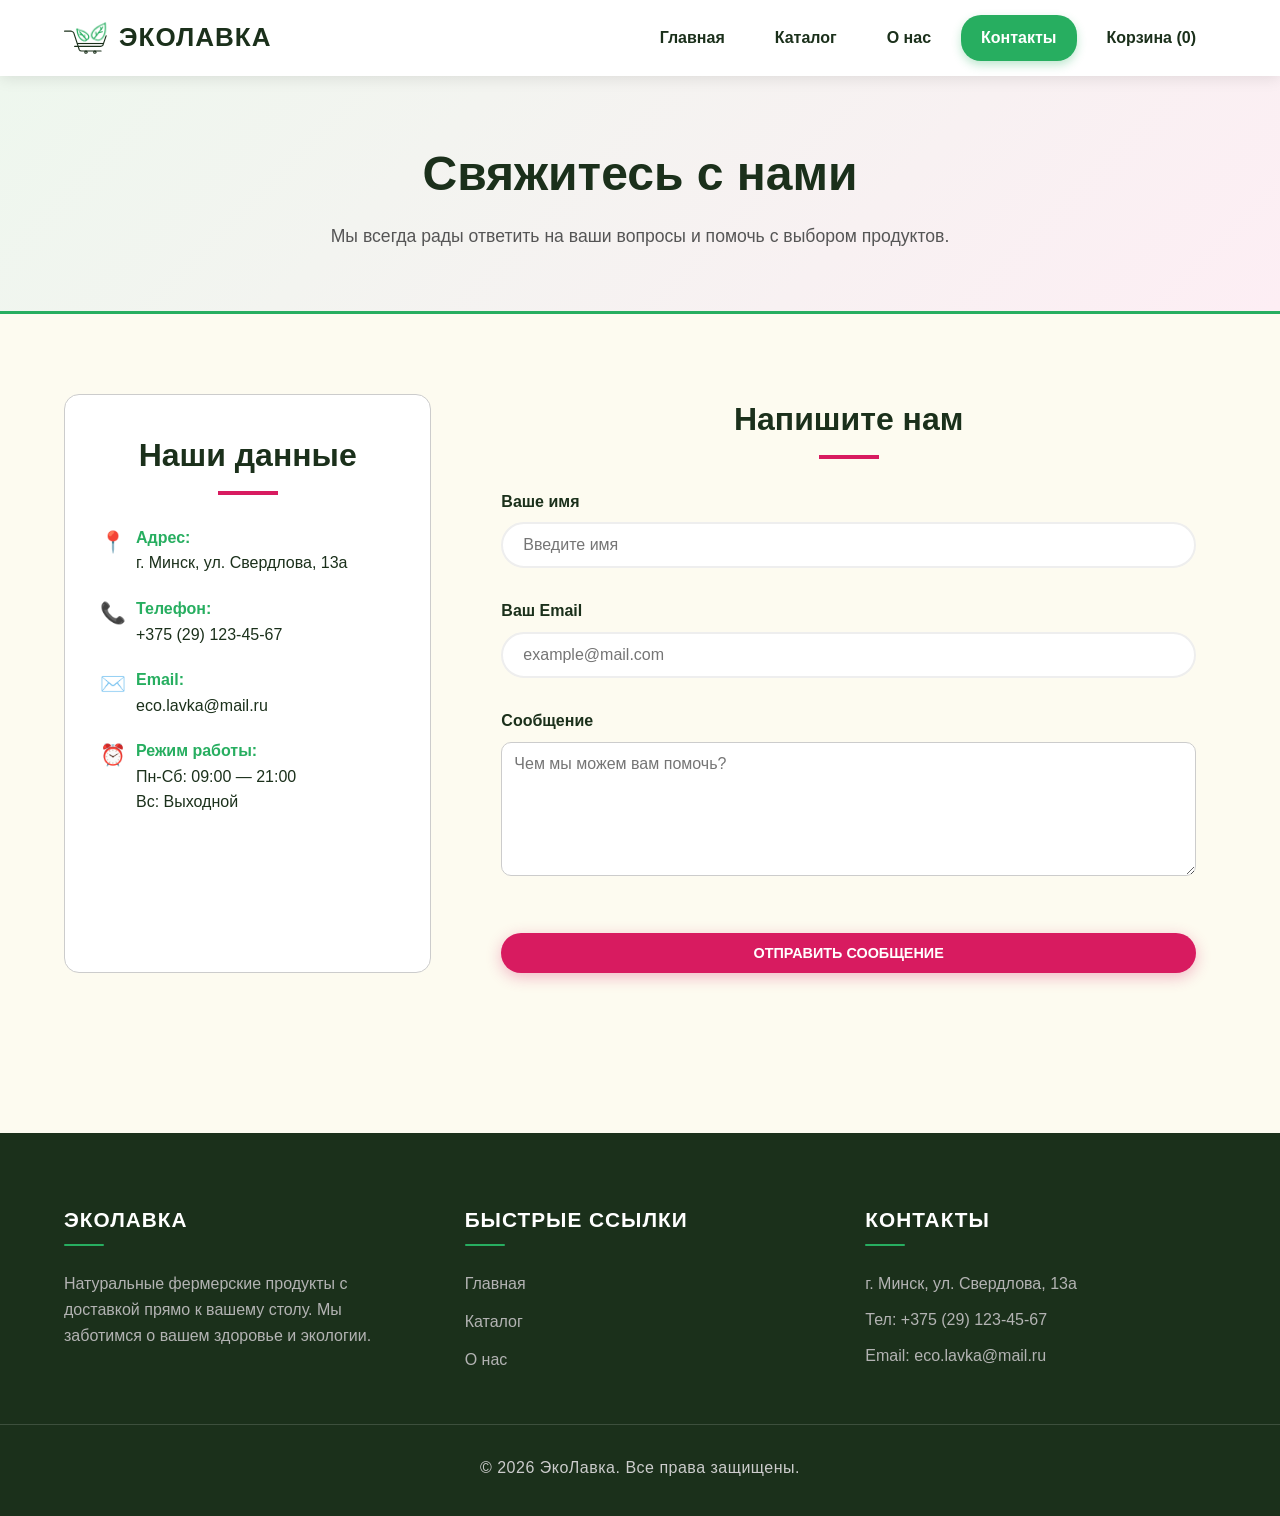
<file: contacts.html>
<!DOCTYPE html>
<html lang="ru">
<head>
    <meta charset="UTF-8">
    <meta name="viewport" content="width=device-width, initial-scale=1.0">
    <title>Контакты — ЭкоЛавка</title>
    <link rel="stylesheet" href="css/style.css">
</head>
<body>

    <header class="header">
    <div class="container">
        <div class="logo">
            <svg class="logo_svg" viewBox="0 0 79 59" fill="none" xmlns="http://www.w3.org/2000/svg">
<path d="M1 18.4222H12.9859C15.3552 18.7409 16.3015 19.3579 17.1549 21.4158L26.7957 50.8912C27.8585 52.766 28.7971 53.0956 30.7041 53.194H65.0983" stroke="#1B301B" stroke-width="2" stroke-linecap="round"/>
<path d="M22.8872 40.0682H69.2673" stroke="#1B301B" stroke-width="2"/>
<path d="M18.7182 45.1328H64.024C65.9844 45.1594 66.9076 44.8426 68.1428 43.5006L73.9574 26.7121" stroke="#1B301B" stroke-width="2" stroke-linecap="round"/>
<path d="M38.7622 53.4651L38.2784 53.4759C37.2611 53.4984 36.4599 54.3413 36.4888 55.3584C36.5177 56.3755 37.3657 57.1817 38.383 57.1591L38.8668 57.1484C39.8841 57.1258 40.6853 56.283 40.6565 55.2659C40.6276 54.2488 39.7795 53.4426 38.7622 53.4651Z" stroke="#1B301B" stroke-width="2"/>
<path d="M54.3959 53.4651L53.9121 53.4759C52.8948 53.4984 52.0936 54.3413 52.1225 55.3584C52.1514 56.3755 52.9995 57.1817 54.0167 57.1591L54.5006 57.1484C55.5178 57.1258 56.3191 56.283 56.2902 55.2659C56.2613 54.2488 55.4132 53.4426 54.3959 53.4651Z" stroke="#1B301B" stroke-width="2"/>
<path d="M23.9605 15.1099L23.9069 14.2031L21.7357 14.362L21.7893 15.2688L22.8749 15.1893L23.9605 15.1099ZM40.4448 34.4535C40.912 34.1233 40.9852 33.5482 40.6084 33.1692C40.2315 32.7902 39.5472 32.7507 39.0799 33.081L39.7624 33.7673L40.4448 34.4535ZM22.8749 15.1893L21.7893 15.2688C22.2562 23.161 24.9838 29.1045 28.5128 32.5428C30.2764 34.2611 32.2919 35.4011 34.3819 35.7779C36.5132 36.1621 38.6347 35.7331 40.4448 34.4535L39.7624 33.7673L39.0799 33.081C37.804 33.983 36.3864 34.2625 34.9161 33.9974C33.4045 33.7249 31.756 32.8577 30.184 31.3261C27.0418 28.2647 24.4117 22.7376 23.9605 15.1099L22.8749 15.1893Z" fill="#27AE60"/>
<path d="M28.0053 18.608C27.6565 18.2051 27.0122 18.1675 26.5661 18.524C26.12 18.8804 26.0411 19.496 26.3899 19.8989L27.1976 19.2535L28.0053 18.608ZM39.7624 33.7673L40.5701 33.1218L28.0053 18.608L27.1976 19.2535L26.3899 19.8989L38.9547 34.4127L39.7624 33.7673Z" fill="#27AE60"/>
<path d="M36.9388 25.3305C36.9388 24.7935 36.4806 24.3582 35.9153 24.3582C35.3501 24.3582 34.8919 24.7935 34.8919 25.3305L35.9153 25.3305L36.9388 25.3305ZM35.9153 29.4755L36.9388 29.4755L36.9388 25.3305L35.9153 25.3305L34.8919 25.3305L34.8919 29.4755L35.9153 29.4755Z" fill="#27AE60"/>
<path d="M22.7163 16.1722L21.6667 15.9695L22.231 14.1946L23.2807 14.3973L22.9985 15.2847L22.7163 16.1722ZM41.9523 33.3222C41.4851 33.6525 40.8008 33.613 40.4239 33.234C40.0471 32.8549 40.1203 32.2799 40.5875 31.9496L41.2699 32.6359L41.9523 33.3222ZM22.9985 15.2847L23.2807 14.3973C32.4201 16.1624 38.7738 19.4897 42.0554 23.0523C43.6962 24.8336 44.6086 26.7203 44.6319 28.5276C44.6557 30.3654 43.755 32.0479 41.9523 33.3222L41.2699 32.6359L40.5875 31.9496C41.8709 31.0424 42.4748 29.8989 42.4582 28.6165C42.4413 27.3035 41.7684 25.7757 40.3154 24.1982C37.4094 21.0434 31.5414 17.8766 22.7163 16.1722L22.9985 15.2847Z" fill="#27AE60"/>
<path d="M31.7464 24.8699L27.838 23.9488" stroke="#27AE60" stroke-width="2" stroke-linecap="round"/>
<path d="M72.4831 5.56885L73.4735 5.21677L72.8054 3.44647L71.815 3.79854L72.149 4.6837L72.4831 5.56885ZM51.9769 32.6433C52.4688 32.8944 53.1125 32.723 53.4146 32.2607C53.7166 31.7983 53.5627 31.22 53.0707 30.969L52.5238 31.8062L51.9769 32.6433ZM72.149 4.6837L71.815 3.79854C60.3072 7.88929 52.7793 13.5844 49.3591 19.0213C47.646 21.7445 46.9352 24.4544 47.3637 26.8651C47.7963 29.2992 49.3721 31.3143 51.9769 32.6433L52.5238 31.8062L53.0707 30.969C50.9368 29.8801 49.7553 28.3059 49.4278 26.4636C49.0962 24.5979 49.6224 22.3443 51.1592 19.9013C54.2388 15.0058 61.2622 9.55758 72.4831 5.56885L72.149 4.6837Z" fill="#27AE60"/>
<path d="M68.9526 11.918C69.2876 11.4789 69.2032 10.8514 68.764 10.5164C68.3249 10.1815 67.6974 10.2659 67.3625 10.705L68.1575 11.3115L68.9526 11.918ZM52.5238 31.8062L53.3189 32.4127L68.9526 11.918L68.1575 11.3115L67.3625 10.705L51.7287 31.1997L52.5238 31.8062Z" fill="#27AE60"/>
<path d="M71.0316 5.05066L70.8814 4.11657L72.9502 3.74275L73.1004 4.67684L72.066 4.86375L71.0316 5.05066ZM54.3899 33.7947C53.8979 33.5437 53.744 32.9654 54.0461 32.503C54.3481 32.0407 54.9918 31.8693 55.4837 32.1204L54.9368 32.9575L54.3899 33.7947ZM72.066 4.86375L73.1004 4.67684C74.8463 15.5335 72.9379 24.0307 69.2156 29.251C67.3504 31.8667 64.9986 33.6973 62.3908 34.5208C59.7632 35.3506 56.9886 35.1207 54.3899 33.7947L54.9368 32.9575L55.4837 32.1204C57.6237 33.2123 59.7905 33.3591 61.8018 32.724C63.8329 32.0826 65.8173 30.6066 67.4806 28.2738C70.8153 23.5971 72.7328 15.6296 71.0316 5.05066L72.066 4.86375Z" fill="#27AE60"/>
<path d="M65.0308 15.2262L64.5097 12.0023" stroke="#27AE60" stroke-width="2" stroke-linecap="round"/>
<path d="M60.8618 21.2134L65.4477 19.8625L67.1153 19.3712" stroke="#27AE60" stroke-width="2" stroke-linecap="round"/>
<path d="M56.626 20.0716C56.5041 19.5329 55.9686 19.1951 55.4299 19.317C54.8912 19.4389 54.5534 19.9744 54.6753 20.513L55.6506 20.2923L56.626 20.0716ZM56.9534 26.0492L57.9288 25.8285L56.8865 21.223L55.9112 21.4437L54.9359 21.6644L55.9781 26.27L56.9534 26.0492ZM55.9112 21.4437L56.8865 21.223L56.626 20.0716L55.6506 20.2923L54.6753 20.513L54.9359 21.6644L55.9112 21.4437Z" fill="#27AE60"/>
</svg>
            <span>ЭкоЛавка</span>
        </div>
        
        <input type="checkbox" id="menu-toggle" class="menu-toggle">
        <label for="menu-toggle" class="hamburger">☰</label>
        
        <nav class="nav">
            <a href="index.html">Главная</a>
            <a href="catalog.html">Каталог</a>
            <a href="about.html">О нас</a>
            <a href="contacts.html" class="active">Контакты</a>
            <a href="cart.html">Корзина (<span id="cart-count">0</span>)</a>
        </nav>
    </div>
</header>

    <main>
        <section class="catalog-hero">
            <div class="container">
                <h1>Свяжитесь с нами</h1>
                <p>Мы всегда рады ответить на ваши вопросы и помочь с выбором продуктов.</p>
            </div>
        </section>

        <section class="contacts-content">
            <div class="container">
                <div class="contacts-layout"> 
                    
                    <aside class="sidebar">
                        <h2>Наши данные</h2>
                        <ul class="contact-info-list">
                            <li>
                                <span>📍</span>
                                <div>
                                    <strong>Адрес:</strong><br>
                                    г. Минск, ул. Свердлова, 13а
                                </div>
                            </li>
                            <li>
                                <span>📞</span>
                                <div>
                                    <strong>Телефон:</strong><br>
                                    +375 (29) 123-45-67
                                </div>
                            </li>
                            <li>
                                <span>✉️</span>
                                <div>
                                    <strong>Email:</strong><br>
                                    eco.lavka@mail.ru
                                </div>
                            </li>
                            <li>
                                <span>⏰</span>
                                <div>
                                    <strong>Режим работы:</strong><br>
                                    Пн-Сб: 09:00 — 21:00<br>
                                    Вс: Выходной
                                </div>
                            </li>
                        </ul>
                    </aside>

                    <div class="contact-form-wrapper">
                        <h2>Напишите нам</h2>
                        <form action="#" class="contact-form" id="contactForm">
                            <div class="catalog-controls">
                                <label for="name">Ваше имя</label>
                                <input type="text" id="name" placeholder="Введите имя" required>
                            </div>
                            
                            <div class="catalog-controls">
                                <label for="email">Ваш Email</label>
                                <input type="email" id="email" placeholder="example@mail.com" required>
                            </div>

                            <div class="catalog-controls">
                                <label for="message">Сообщение</label>
                                <textarea id="message" rows="6" placeholder="Чем мы можем вам помочь?"></textarea>
                            </div>

                            <button type="submit" class="btn btn-card btn-submit">Отправить сообщение</button>
                        </form>
                    </div>

                </div>
            </div>
        </section>
    </main>

    <footer class="footer">
        <div class="container footer-grid">
            <div class="footer-col">
                <h4>ЭкоЛавка</h4>
                <p>Натуральные фермерские продукты с доставкой прямо к вашему столу. Мы заботимся о вашем здоровье и экологии.</p>
            </div>

            <div class="footer-col">
                <h4>Быстрые ссылки</h4>
                <ul>
                    <li><a href="index.html">Главная</a></li>
                    <li><a href="catalog.html">Каталог</a></li>
                    <li><a href="about.html">О нас</a></li>
                </ul>
            </div>

            <div class="footer-col">
                <h4>Контакты</h4>
                <p>г. Минск, ул. Свердлова, 13а</p>
                <p>Тел: +375 (29) 123-45-67</p>
                <p>Email: eco.lavka@mail.ru</p>
            </div>
        </div>
        
        <div class="footer-bottom">
            <p>© 2026 ЭкоЛавка. Все права защищены.</p>
        </div>
    </footer>

    <script src="js/cart.js"></script>
    <script src="js/contact.js"></script>
</body>
</html>
</file>
<file: css/style.css>
@charset "UTF-8";
* {
  margin: 0;
  padding: 0;
  box-sizing: border-box;
}

body {
  font-family: "Segoe UI", Tahoma, Geneva, Verdana, sans-serif;
  background-color: #FDFBF0;
  color: #1B301B;
  line-height: 1.6;
}

.container {
  width: 90%;
  max-width: 1200px;
  margin: 0 auto;
}

.header {
  background: #FFFFFF;
  padding: 15px 0;
  position: sticky;
  top: 0;
  z-index: 100;
  box-shadow: 0 2px 15px rgba(0, 0, 0, 0.1);
}
.header .container {
  display: flex;
  justify-content: space-between;
  align-items: center;
  position: relative;
}
.header .logo {
  display: flex;
  align-items: center;
  font-weight: 800;
  font-size: 26px;
  text-transform: uppercase;
  letter-spacing: 1px;
  gap: 10px;
  animation: slideLogo 1s ease-out forwards;
}
.header .logo svg {
  width: 45px;
  height: 45px;
  transition: transform 0.3s ease;
}
.header .logo:hover svg {
  transform: rotate(2deg) scale(1.02);
}
.header .logo span {
  display: inline-block;
  opacity: 0;
  transform: translateX(-15px);
  animation: textSlide 1.2s ease-out forwards 0.5s;
}

.menu-toggle {
  position: absolute;
  opacity: 0;
  visibility: hidden;
  pointer-events: none;
  width: 0;
  height: 0;
  margin: 0;
  padding: 0;
}

.hamburger {
  display: none;
  font-size: 30px;
  background: none;
  border: none;
  cursor: pointer;
  color: #1B301B;
  width: 44px;
  height: 44px;
  border-radius: 8px;
  justify-content: center;
  align-items: center;
}
.hamburger:hover {
  background: rgba(39, 174, 96, 0.1);
}

.nav {
  display: flex;
  gap: 10px;
}
.nav a {
  padding: 8px 16px;
  border-radius: 20px;
  text-decoration: none;
  color: #1B301B;
  font-weight: 700;
  transition: all 0.3s ease;
}
.nav a:hover {
  background: rgba(39, 174, 96, 0.1);
  color: #27AE60;
}
.nav a.active {
  background: #27AE60;
  color: #fff;
  box-shadow: 0 4px 10px rgba(39, 174, 96, 0.3);
}

@keyframes slideLogo {
  from {
    opacity: 0;
    transform: translateX(-20px);
  }
  to {
    opacity: 1;
    transform: translateX(0);
  }
}
@keyframes textSlide {
  from {
    opacity: 0;
    transform: translateX(-15px);
  }
  to {
    opacity: 1;
    transform: translateX(0);
  }
}
.logo svg path[stroke="#1B301B"],
.logo svg path[stroke="#27AE60"] {
  stroke-dasharray: 300;
  stroke-dashoffset: 300;
  animation: drawLine 0.8s ease forwards;
}

.logo svg path[stroke="#1B301B"]:nth-of-type(1) {
  animation-delay: 0.1s;
}

.logo svg path[stroke="#1B301B"]:nth-of-type(2) {
  animation-delay: 0.2s;
}

.logo svg path[stroke="#1B301B"]:nth-of-type(3) {
  animation-delay: 0.3s;
}

.logo svg path[stroke="#1B301B"]:nth-of-type(4) {
  animation-delay: 0.4s;
}

.logo svg path[stroke="#1B301B"]:nth-of-type(5) {
  animation-delay: 0.5s;
}

.logo svg path[stroke="#1B301B"]:nth-of-type(6) {
  animation-delay: 0.6s;
}

.logo svg path[stroke="#27AE60"] {
  animation-delay: 0.7s;
}

@keyframes drawLine {
  from {
    stroke-dashoffset: 300;
  }
  to {
    stroke-dashoffset: 0;
  }
}
.logo svg path[fill="#27AE60"] {
  opacity: 0;
  animation: fadeLeaf 0.5s ease forwards;
}

.logo svg path[fill="#27AE60"]:nth-of-type(1) {
  animation-delay: 0.15s;
}

.logo svg path[fill="#27AE60"]:nth-of-type(2) {
  animation-delay: 0.25s;
}

.logo svg path[fill="#27AE60"]:nth-of-type(3) {
  animation-delay: 0.35s;
}

.logo svg path[fill="#27AE60"]:nth-of-type(4) {
  animation-delay: 0.45s;
}

.logo svg path[fill="#27AE60"]:nth-of-type(5) {
  animation-delay: 0.55s;
}

.logo svg path[fill="#27AE60"]:nth-of-type(6) {
  animation-delay: 0.65s;
}

.logo svg path[fill="#27AE60"]:nth-of-type(7) {
  animation-delay: 0.75s;
}

.logo svg path[fill="#27AE60"]:nth-of-type(8) {
  animation-delay: 0.85s;
}

.logo svg path[fill="#27AE60"]:nth-of-type(9) {
  animation-delay: 0.95s;
}

.logo svg path[fill="#27AE60"]:nth-of-type(10) {
  animation-delay: 1.05s;
}

.logo svg path[fill="#27AE60"]:nth-of-type(11) {
  animation-delay: 1.15s;
}

@keyframes fadeLeaf {
  from {
    opacity: 0;
    transform: scale(0.8);
  }
  to {
    opacity: 1;
    transform: scale(1);
  }
}
/* ===== МЕДИАЗАПРОСЫ ===== */
/* Для экранов ДО 768px (телефоны) — показываем гамбургер */
@media (max-width: 768px) {
  .hamburger {
    display: flex;
  }
  .nav {
    position: absolute;
    top: 70px;
    left: 0;
    right: 0;
    background: #FFFFFF;
    flex-direction: column;
    max-height: 0;
    overflow: hidden;
    transition: max-height 0.3s ease-out;
    box-shadow: 0 4px 10px rgba(0, 0, 0, 0.1);
    z-index: 1000;
    border-radius: 0 0 20px 20px;
  }
  .menu-toggle:checked ~ .nav {
    max-height: 400px;
    transition: max-height 0.5s ease-in;
    padding: 20px 0;
  }
  .nav a {
    padding: 12px 20px;
    text-align: center;
    border-bottom: 1px solid #eee;
    opacity: 0;
    transform: translateY(-10px);
    transition: all 0.3s ease;
  }
  .nav a:last-child {
    border-bottom: none;
  }
  .menu-toggle:checked ~ .nav a {
    opacity: 1;
    transform: translateY(0);
  }
  .menu-toggle:checked ~ .nav a:nth-child(1) {
    transition-delay: 0.05s;
  }
  .menu-toggle:checked ~ .nav a:nth-child(2) {
    transition-delay: 0.1s;
  }
  .menu-toggle:checked ~ .nav a:nth-child(3) {
    transition-delay: 0.15s;
  }
  .menu-toggle:checked ~ .nav a:nth-child(4) {
    transition-delay: 0.2s;
  }
  .menu-toggle:checked ~ .nav a:nth-child(5) {
    transition-delay: 0.25s;
  }
}
/* Для экранов БОЛЬШЕ 768px (ноутбуки, десктопы) — скрываем гамбургер, показываем горизонтальное меню */
@media (min-width: 769px) {
  .hamburger {
    display: none !important;
  }
  .nav {
    display: flex !important;
    position: static;
    max-height: none !important;
    overflow: visible !important;
    flex-direction: row;
    gap: 10px;
    background: transparent;
    box-shadow: none;
    padding: 0 !important;
  }
  .nav a {
    padding: 8px 16px;
    opacity: 1 !important;
    transform: none !important;
    border-bottom: none !important;
  }
  .nav a:hover {
    background: rgba(39, 174, 96, 0.1);
    color: #27AE60;
  }
  .nav a.active {
    background: #27AE60;
    color: #fff;
    box-shadow: 0 4px 10px rgba(39, 174, 96, 0.3);
  }
}
/* Для больших десктопов (опционально) */
@media (min-width: 1025px) and (max-width: 1440px) {
  .nav a {
    padding: 10px 20px;
    font-size: 1rem;
  }
}
@media (min-width: 1441px) {
  .container {
    max-width: 1400px;
  }
  .nav a {
    padding: 12px 24px;
    font-size: 1.1rem;
  }
}
.hero {
  min-height: 70vh;
  display: flex;
  align-items: center;
  background: linear-gradient(135deg, #eef7ee 0%, #fdeef4 100%);
  border-bottom: 5px solid #27AE60;
  width: 100%;
}
.hero .container {
  width: 90%;
  max-width: 1200px;
  margin: 0 auto;
}
.hero h1 {
  font-size: 4rem;
  margin-bottom: 20px;
  line-height: 1.1;
}
.hero h1 .highlight {
  color: #27AE60;
}
.hero p {
  font-size: 1.4rem;
  margin-bottom: 30px;
  color: #444;
}

@media (max-width: 768px) {
  .hero {
    min-height: 50vh;
    text-align: center;
  }
  .hero h1 {
    font-size: 2.5rem;
  }
  .hero p {
    font-size: 1.1rem;
  }
}
@media (max-width: 576px) {
  .hero {
    min-height: 50vh;
    text-align: center;
  }
  .hero h1 {
    font-size: 2rem;
  }
  .hero p {
    font-size: 1rem;
  }
}
@media (min-width: 769px) and (max-width: 1024px) {
  .hero {
    min-height: 60vh;
  }
  .hero h1 {
    font-size: 3.2rem;
  }
  .hero p {
    font-size: 1.2rem;
  }
}
@media (min-width: 1025px) and (max-width: 1440px) {
  .hero {
    min-height: 70vh;
  }
  .hero h1 {
    font-size: 4rem;
  }
  .hero p {
    font-size: 1.4rem;
  }
}
@media (min-width: 1441px) {
  .hero {
    min-height: 80vh;
  }
  .hero h1 {
    font-size: 5rem;
  }
  .hero p {
    font-size: 1.6rem;
  }
}
.new-arrivals {
  padding: 80px 0;
}

h2 {
  font-size: 2.5rem;
  text-align: center;
  margin-bottom: 50px;
  position: relative;
}
h2::after {
  content: "";
  display: block;
  width: 60px;
  height: 4px;
  background: #D81B60;
  margin: 10px auto;
}

.home-products-grid {
  display: grid;
  grid-template-columns: repeat(4, 1fr);
  gap: 30px;
}

.home-product-card {
  background: #FFFFFF;
  padding: 25px;
  border-radius: 20px;
  border: 2px solid #EEE;
  transition: all 0.4s cubic-bezier(0.175, 0.885, 0.32, 1.275);
  position: relative;
  overflow: hidden;
  display: flex;
  flex-direction: column;
  width: 100%;
}
.home-product-card:hover {
  transform: translateY(-12px);
  border-color: #27AE60;
  box-shadow: 0 15px 30px rgba(0, 0, 0, 0.1);
}
.home-product-card .product-img-box {
  height: 200px;
  background: #F5F5F5;
  border-radius: 12px;
  margin-bottom: 20px;
  overflow: hidden;
}
.home-product-card .product-img {
  width: 100%;
  height: 100%;
  background-size: contain;
  background-position: center;
  background-repeat: no-repeat;
}
.home-product-card h3 {
  margin-bottom: 10px;
  font-size: 1.3rem;
  min-height: 60px;
}
.home-product-card .price {
  color: #D81B60;
  font-weight: 800;
  font-size: 1.4rem;
  margin-bottom: 20px;
}
.home-product-card .organic-badge {
  position: absolute;
  top: 15px;
  right: 15px;
  background: #27AE60;
  color: #fff;
  font-size: 12px;
  padding: 5px 12px;
  border-radius: 50px;
  font-weight: bold;
  z-index: 10;
}
.home-product-card .btn-card {
  width: 100%;
  margin-top: auto;
}

/* ===== МЕДИАЗАПРОСЫ ===== */
/* Планшеты (до 1024px) */
@media (max-width: 1024px) {
  .home-products-grid {
    grid-template-columns: repeat(3, 1fr);
    gap: 25px;
  }
  .home-product-card .product-img-box {
    height: 190px;
  }
  .home-product-card h3 {
    font-size: 1.2rem;
    min-height: 55px;
  }
}
/* Маленькие планшеты (до 800px) */
@media (max-width: 800px) {
  .home-products-grid {
    grid-template-columns: repeat(2, 1fr);
  }
}
/* Мобильные телефоны (до 576px) */
@media (max-width: 576px) {
  .new-arrivals {
    padding: 50px 0;
  }
  h2 {
    font-size: 1.8rem;
  }
  .home-products-grid {
    grid-template-columns: 1fr;
    gap: 20px;
  }
  .home-product-card {
    padding: 20px;
  }
  .home-product-card .product-img-box {
    height: 180px;
  }
  .home-product-card h3 {
    font-size: 1.2rem;
    min-height: auto;
  }
  .home-product-card .price {
    font-size: 1.2rem;
  }
}
/* Большие десктопы (от 1441px) */
@media (min-width: 1441px) {
  .new-arrivals {
    padding: 100px 0;
  }
  h2 {
    font-size: 3rem;
  }
  .home-products-grid {
    gap: 40px;
  }
  .home-product-card .product-img-box {
    height: 250px;
  }
  .home-product-card h3 {
    font-size: 1.5rem;
  }
  .home-product-card .price {
    font-size: 1.6rem;
  }
}
.footer {
  background: #1B301B;
  color: #FFFFFF;
  padding: 60px 0 30px;
  margin-top: 80px;
}
.footer .footer-grid {
  display: grid;
  grid-template-columns: repeat(3, 1fr);
  gap: 40px;
  margin-bottom: 40px;
}
@media (max-width: 768px) {
  .footer .footer-grid {
    grid-template-columns: 1fr;
    text-align: center;
  }
}
.footer .footer-col h4 {
  font-size: 1.3rem;
  margin-bottom: 25px;
  color: #FFFFFF;
  text-transform: uppercase;
  letter-spacing: 1px;
  position: relative;
  padding-bottom: 10px;
  display: inline-block;
}
.footer .footer-col h4::after {
  content: "";
  position: absolute;
  bottom: 0;
  left: 0;
  width: 40px;
  height: 2px;
  background: #27AE60;
  border-radius: 2px;
}
@media (max-width: 768px) {
  .footer .footer-col h4::after {
    left: 50%;
    transform: translateX(-50%);
  }
}
.footer .footer-col ul {
  list-style: none;
  padding: 0;
}
.footer .footer-col ul li {
  margin-bottom: 12px;
}
.footer .footer-col ul a {
  font-size: 1rem;
  color: #b3b3b3;
  text-decoration: none;
  transition: 0.3s;
}
.footer .footer-col ul a:hover {
  color: #27AE60;
  padding-left: 5px;
}
.footer .footer-col p {
  font-size: 1rem;
  color: #b3b3b3;
  margin-bottom: 10px;
  line-height: 1.6;
}
.footer .footer-bottom {
  text-align: center;
  padding-top: 30px;
  margin-top: 20px;
  border-top: 1px solid rgba(255, 255, 255, 0.15);
  color: #ccc;
  font-size: 1rem;
  letter-spacing: 0.5px;
}

@media (max-width: 576px) {
  .footer {
    padding: 40px 0 20px;
    margin-top: 50px;
  }
  .footer .footer-grid {
    grid-template-columns: 1fr;
    gap: 30px;
  }
  .footer .footer-bottom {
    padding-top: 20px;
    font-size: 0.85rem;
  }
}
@media (min-width: 769px) and (max-width: 1024px) {
  .footer .footer-grid {
    gap: 35px;
  }
}
@media (min-width: 1025px) and (max-width: 1440px) {
  .footer {
    padding: 70px 0 35px;
  }
  .footer .footer-grid {
    gap: 50px;
  }
}
@media (min-width: 1441px) {
  .footer {
    padding: 80px 0 40px;
  }
}
.btn {
  display: inline-block;
  padding: 14px 30px;
  background: #D81B60;
  color: #fff;
  text-decoration: none;
  border-radius: 50px;
  font-weight: 800;
  text-transform: uppercase;
  border: none;
  cursor: pointer;
  transition: all 0.3s;
  box-shadow: 0 4px 15px rgba(216, 27, 96, 0.3);
}
.btn:hover {
  background: #27AE60;
  box-shadow: 0 6px 20px rgba(39, 174, 96, 0.4);
  transform: scale(1.05);
}
.btn.btn-card {
  width: 100%;
  text-align: center;
  padding: 12px;
  font-size: 0.9rem;
}

.notification {
  position: fixed;
  bottom: 20px;
  right: 20px;
  color: white;
  padding: 14px 28px;
  border-radius: 50px;
  font-weight: bold;
  z-index: 10000;
  animation: slideInRight 0.3s ease;
  box-shadow: 0 4px 20px rgba(0, 0, 0, 0.25);
  font-size: 14px;
  font-family: "Segoe UI", Tahoma, Geneva, Verdana, sans-serif;
  cursor: pointer;
  transition: opacity 0.3s ease;
}
.notification.success {
  background: #27AE60;
}
.notification.error {
  background: #e74c3c;
}
.notification.info {
  background: #3498db;
}

@keyframes slideInRight {
  from {
    transform: translateX(100%);
    opacity: 0;
  }
  to {
    transform: translateX(0);
    opacity: 1;
  }
}
.contacts-content {
  padding: 60px 0;
}

.contacts-layout {
  display: grid;
  grid-template-columns: 2fr 4fr;
  gap: 40px;
}
@media (max-width: 992px) {
  .contacts-layout {
    grid-template-columns: 1fr;
    gap: 30px;
  }
}
@media (max-width: 768px) {
  .contacts-layout {
    display: flex;
    flex-direction: column;
    gap: 30px;
  }
}

.sidebar {
  background: #fff;
  padding: 25px;
  border-radius: 15px;
  border: 1px solid #ccc;
}
.sidebar h2 {
  text-align: center;
  margin-bottom: 30px;
  font-size: 2rem;
}
@media (max-width: 768px) {
  .sidebar {
    order: 1;
  }
}

.contact-info-list {
  list-style: none;
  padding: 0;
  display: flex;
  flex-direction: column;
  gap: 20px;
}
.contact-info-list li {
  display: flex;
  align-items: flex-start;
  gap: 10px;
}
.contact-info-list li span {
  font-size: 1.3rem;
}
.contact-info-list li strong {
  color: #27AE60;
}

.contact-form-wrapper {
  padding: 0 20px;
}
.contact-form-wrapper h2 {
  text-align: center;
  margin-bottom: 30px;
  font-size: 2rem;
}
@media (max-width: 768px) {
  .contact-form-wrapper {
    order: 2;
  }
}

.catalog-controls {
  margin-bottom: 20px;
}
.catalog-controls label {
  display: block;
  margin-bottom: 8px;
  font-weight: bold;
}
.catalog-controls input, .catalog-controls textarea {
  width: 100%;
  padding: 12px;
  border-radius: 10px;
  border: 1px solid #ccc;
  font-size: 16px;
  font-family: inherit;
}
.catalog-controls textarea {
  resize: vertical;
}

.btn-submit {
  margin-top: 20px;
  text-transform: uppercase;
  font-weight: 800;
}

@media (max-width: 576px) {
  .contacts-content {
    padding: 40px 0;
  }
  .contacts-layout {
    gap: 25px;
  }
  .sidebar {
    padding: 20px;
  }
  .sidebar h2 {
    font-size: 1.6rem;
    margin-bottom: 20px;
  }
  .contact-info-list {
    gap: 15px;
  }
  .contact-info-list li {
    gap: 8px;
  }
  .contact-info-list li span {
    font-size: 1.1rem;
  }
  .contact-form-wrapper {
    padding: 0;
  }
  .contact-form-wrapper h2 {
    font-size: 1.6rem;
    margin-bottom: 20px;
  }
  .catalog-controls input, .catalog-controls textarea {
    padding: 10px;
    font-size: 14px;
  }
}
@media (min-width: 1025px) and (max-width: 1440px) {
  .contacts-content {
    padding: 80px 0;
  }
  .contacts-layout {
    gap: 50px;
  }
  .sidebar {
    padding: 35px;
  }
}
@media (min-width: 1441px) {
  .contacts-content {
    padding: 100px 0;
  }
}
.catalog-page {
  padding: 40px 0;
}

.catalog-hero {
  padding: 60px 0;
  text-align: center;
  background: linear-gradient(135deg, #eef7ee 0%, #fdeef4 100%);
  border-bottom: 3px solid #27AE60;
}
.catalog-hero h1 {
  font-size: 3rem;
  margin-bottom: 10px;
}
.catalog-hero p {
  color: #555;
  font-size: 1.1rem;
}

.catalog-layout {
  display: grid;
  grid-template-columns: 280px 1fr;
  gap: 30px;
}

.catalog-sidebar {
  background: #FFFFFF;
  border-radius: 20px;
  border: 2px solid #EEE;
  overflow: hidden;
  width: 100%;
  min-width: 250px;
  max-width: 250px;
  display: flex;
  flex-direction: column;
  height: -moz-fit-content;
  height: fit-content;
}
.catalog-sidebar .sidebar-header {
  display: flex;
  justify-content: space-between;
  align-items: center;
  padding: 18px 20px;
  background: #FFFFFF;
  border-bottom: 2px solid #EEE;
  flex-shrink: 0;
}
.catalog-sidebar .sidebar-header h3 {
  margin: 0;
  font-size: 1.2rem;
  font-weight: 700;
  color: #1B301B;
  line-height: 1;
}
.catalog-sidebar #category-list {
  display: flex;
  flex-direction: column;
  padding: 10px 0;
  flex: 1;
}
.catalog-sidebar #category-list label {
  cursor: pointer;
  display: flex;
  align-items: center;
  gap: 12px;
  padding: 12px 20px;
  transition: all 0.3s ease;
  font-size: 0.95rem;
  color: #1B301B;
  font-weight: 500;
  white-space: nowrap;
}
.catalog-sidebar #category-list label:hover {
  background: rgba(39, 174, 96, 0.05);
}
.catalog-sidebar #category-list label input {
  cursor: pointer;
  width: 18px;
  height: 18px;
  accent-color: #D81B60;
  flex-shrink: 0;
}
.catalog-sidebar .reset-container {
  padding: 16px 20px;
  border-top: 1px solid #EEE;
  flex-shrink: 0;
}
.catalog-sidebar .reset-container .reset-btn {
  width: 100%;
  background: none;
  border: 1px solid #ddd;
  color: #27AE60;
  font-size: 0.8rem;
  cursor: pointer;
  padding: 8px 12px;
  border-radius: 30px;
  transition: all 0.2s ease;
  font-weight: 500;
}
.catalog-sidebar .reset-container .reset-btn:hover {
  background: #27AE60;
  border-color: #27AE60;
  color: #fff;
}

.products-grid {
  display: grid;
  grid-template-columns: repeat(3, 1fr);
  gap: 30px;
  justify-content: center;
  align-items: stretch;
  margin: 0 auto;
}

.product-card {
  background: #FFFFFF;
  padding: 25px;
  border-radius: 20px;
  border: 2px solid #EEE;
  transition: all 0.4s cubic-bezier(0.175, 0.885, 0.32, 1.275);
  position: relative;
  overflow: hidden;
  display: flex;
  flex-direction: column;
  width: 100%;
}
.product-card:hover {
  transform: translateY(-12px);
  border-color: #27AE60;
  box-shadow: 0 15px 30px rgba(0, 0, 0, 0.1);
}
.product-card .product-img-box {
  height: 200px;
  background: #F5F5F5;
  border-radius: 12px;
  margin-bottom: 20px;
  overflow: hidden;
}
.product-card .product-img {
  width: 100%;
  height: 100%;
  background-size: contain;
  background-position: center;
  background-repeat: no-repeat;
}
.product-card h4, .product-card h3 {
  margin-bottom: 10px;
  font-size: 1.3rem;
  min-height: 60px;
  color: #1B301B;
  font-weight: 700;
}
.product-card .price {
  color: #D81B60;
  font-weight: 800;
  font-size: 1.4rem;
  margin-bottom: 20px;
  display: block;
}
.product-card .btn-card {
  width: 100%;
  margin-top: auto;
}
.product-card .btn-card:hover {
  background: #27AE60;
  transform: scale(1.02);
}

.catalog-controls {
  margin-bottom: 30px;
}
.catalog-controls input {
  width: 100%;
  padding: 12px 20px;
  border: 2px solid #EEE;
  border-radius: 50px;
  font-size: 1rem;
  outline: none;
  transition: all 0.3s;
}
.catalog-controls input:focus {
  border-color: #27AE60;
}

/*планшеты*/
@media (max-width: 1024px) {
  .catalog-layout {
    grid-template-columns: 250px 1fr;
    gap: 25px;
  }
  .products-grid {
    grid-template-columns: repeat(2, 1fr);
    gap: 25px;
  }
  .catalog-hero h1 {
    font-size: 2.5rem;
  }
  .product-card .product-img-box {
    height: 190px;
  }
}
/*телефон до 768px*/
@media (max-width: 768px) {
  .catalog-layout {
    grid-template-columns: 1fr;
  }
  .catalog-sidebar {
    min-width: 100%;
    max-width: 100%;
  }
}
/*телефоны*/
@media (max-width: 576px) {
  .catalog-page {
    padding: 30px 0;
  }
  .catalog-hero {
    padding: 40px 0;
  }
  .catalog-hero h1 {
    font-size: 2rem;
  }
  .catalog-hero p {
    font-size: 0.9rem;
  }
  .products-grid {
    grid-template-columns: 1fr;
  }
  .product-card {
    padding: 18px;
  }
  .product-card .product-img-box {
    height: 180px;
  }
  .product-card h4 {
    font-size: 1.2rem;
    min-height: auto;
  }
  .product-card .price {
    font-size: 1.2rem;
  }
}
/*десктоп*/
@media (min-width: 1441px) {
  .catalog-page {
    padding: 60px 0;
  }
  .catalog-hero {
    padding: 80px 0;
  }
  .catalog-hero h1 {
    font-size: 4rem;
  }
  .catalog-hero p {
    font-size: 1.3rem;
  }
  .catalog-layout {
    grid-template-columns: 300px 1fr;
    gap: 40px;
  }
  .products-grid {
    gap: 40px;
  }
  .product-card .product-img-box {
    height: 250px;
  }
  .product-card h4 {
    font-size: 1.5rem;
  }
  .product-card .price {
    font-size: 1.6rem;
  }
}
.about-farm {
  padding: 80px 0;
}

.about-grid {
  display: grid;
  grid-template-columns: 1fr 1fr;
  gap: 60px;
  align-items: center;
}
@media (max-width: 992px) {
  .about-grid {
    grid-template-columns: 1fr;
    gap: 40px;
  }
}

.about-text h2 {
  text-align: left;
  margin-bottom: 25px;
}
.about-text h2::after {
  margin: 10px 0;
}
.about-text p {
  margin-bottom: 20px;
  font-size: 1.1rem;
  color: #444;
}

.farm-slider {
  position: relative;
  width: 100%;
  height: 450px;
  border-radius: 25px;
  overflow: hidden;
  box-shadow: 0 10px 30px rgba(0, 0, 0, 0.1);
}
.farm-slider .slide {
  position: absolute;
  top: 0;
  left: 0;
  width: 100%;
  height: 100%;
  opacity: 0;
  transition: opacity 1.2s ease-in-out;
}
.farm-slider .slide.active {
  opacity: 1;
  z-index: 1;
}
.farm-slider .slide img {
  width: 100%;
  height: 100%;
  -o-object-fit: cover;
     object-fit: cover;
  background-color: #eee;
}
.farm-slider .slide-caption {
  position: absolute;
  bottom: 20px;
  left: 20px;
  background: rgba(27, 48, 27, 0.8);
  color: #fff;
  padding: 8px 20px;
  border-radius: 50px;
  font-size: 0.9rem;
  z-index: 2;
}

.slider-btn {
  position: absolute;
  top: 50%;
  transform: translateY(-50%);
  z-index: 10;
  background: rgba(255, 255, 255, 0.6);
  border: none;
  width: 45px;
  height: 45px;
  border-radius: 50%;
  cursor: pointer;
  font-size: 20px;
  transition: 0.3s;
  display: flex;
  align-items: center;
  justify-content: center;
}
.slider-btn:hover {
  background: #fff;
  color: #27AE60;
}
.slider-btn.prev {
  left: 15px;
}
.slider-btn.next {
  right: 15px;
}

.slider-dots {
  position: absolute;
  bottom: 20px;
  right: 25px;
  z-index: 10;
  display: flex;
  gap: 10px;
}
.slider-dots .dot {
  width: 12px;
  height: 12px;
  background: rgba(255, 255, 255, 0.5);
  border-radius: 50%;
  cursor: pointer;
  transition: 0.3s;
}
.slider-dots .dot.active {
  background: #fff;
  transform: scale(1.2);
}

.team-section {
  padding: 80px 0;
  border-top: 3px solid #27AE60;
  margin-top: 20px;
}
.team-section h2 {
  text-align: center;
  margin-bottom: 50px;
  font-size: 2.5rem;
}
.team-section h2::after {
  content: "";
  display: block;
  width: 60px;
  height: 4px;
  background: #D81B60;
  margin: 10px auto;
  border-radius: 2px;
}

.team-grid {
  display: grid;
  grid-template-columns: repeat(4, 1fr);
  gap: 30px;
}
@media (max-width: 1024px) and (min-width: 769px) {
  .team-grid {
    grid-template-columns: repeat(2, 1fr);
    gap: 25px;
  }
}
@media (max-width: 768px) {
  .team-grid {
    grid-template-columns: 1fr;
    gap: 25px;
    max-width: 350px;
    margin-left: auto;
    margin-right: auto;
  }
}

.team-card {
  background: #FFFFFF;
  padding: 35px 25px;
  border-radius: 20px;
  border: 2px solid #EEE;
  transition: all 0.4s ease;
  text-align: center;
  width: 100%;
}
.team-card:hover {
  transform: translateY(-8px);
  border-color: #27AE60;
  box-shadow: 0 15px 30px rgba(39, 174, 96, 0.1);
}
.team-card .team-photo {
  width: 100%;
  height: 300px;
  border-radius: 16px;
  margin: -10px 0 10px;
  background-size: cover;
  background-position: center;
  background-repeat: no-repeat;
}
.team-card .role {
  display: inline-block;
  color: #27AE60;
  font-weight: 700;
  font-size: 0.8rem;
  text-transform: uppercase;
  letter-spacing: 1px;
  margin-bottom: 10px;
}
.team-card h3 {
  margin-bottom: 12px;
  color: #1B301B;
  font-size: 1.3rem;
}
.team-card .bio {
  font-size: 0.95rem;
  color: #666;
  line-height: 1.5;
  margin: 0;
}
@media (max-width: 480px) {
  .team-card {
    padding: 25px 20px;
  }
  .team-card .team-photo {
    height: 250px;
  }
  .team-card h3 {
    font-size: 1.2rem;
  }
  .team-card .bio {
    font-size: 0.9rem;
  }
}

.team-card.founder .team-photo {
  background-image: url("../img/ksusha.jpg");
}

.team-card.agronom .team-photo {
  background-image: url("../img/nika.jpg");
}

.team-card.manager .team-photo {
  background-image: url("../img/nastya.jpg");
}

.team-card.logistics .team-photo {
  background-image: url("../img/elli.jpg");
}

@media (max-width: 576px) {
  .about-farm {
    padding: 50px 0;
  }
  .about-grid {
    grid-template-columns: 1fr;
    gap: 30px;
  }
  .about-text {
    text-align: center;
  }
  .about-text h2 {
    text-align: center;
  }
  .about-text h2::after {
    margin: 10px auto;
  }
  .about-text p {
    text-align: left;
    font-size: 1rem;
  }
  .farm-slider {
    height: 280px;
  }
  .slider-btn {
    width: 35px;
    height: 35px;
    font-size: 16px;
  }
  .team-section {
    padding: 50px 0;
  }
  .team-section h2 {
    font-size: 2rem;
    margin-bottom: 35px;
  }
  .team-grid {
    grid-template-columns: 1fr;
    gap: 20px;
  }
  .team-card {
    padding: 25px 20px;
  }
  .team-card .team-photo {
    height: 250px;
  }
}
@media (min-width: 1025px) and (max-width: 1440px) {
  .about-grid {
    gap: 70px;
  }
  .farm-slider {
    height: 480px;
  }
  .team-grid {
    gap: 35px;
  }
  .team-card .team-photo {
    height: 320px;
  }
}
@media (min-width: 1441px) {
  .about-farm {
    padding: 100px 0;
  }
  .farm-slider {
    height: 550px;
  }
  .team-section {
    padding: 100px 0;
  }
  .team-grid {
    gap: 40px;
  }
}
.cart-layout {
  display: grid;
  grid-template-columns: 1fr 380px;
  gap: 40px;
}
@media (max-width: 900px) {
  .cart-layout {
    grid-template-columns: 1fr;
  }
}

.cart-items-col {
  background: #fff;
  border-radius: 20px;
  border: 2px solid #EEE;
  padding: 20px;
}

.cart-checkout-col .checkout-card {
  background: #fff;
  border-radius: 20px;
  border: 2px solid #EEE;
  padding: 25px;
  position: sticky;
  top: 100px;
}
.cart-checkout-col .checkout-card h3 {
  font-size: 1.3rem;
  color: #1B301B;
  margin-bottom: 20px;
  padding-bottom: 10px;
  border-bottom: 2px solid #27AE60;
  display: inline-block;
}

.delivery-field {
  margin-bottom: 20px;
}
.delivery-field label {
  display: block;
  margin-bottom: 8px;
  font-weight: 600;
  color: #333;
  font-size: 0.9rem;
}
.delivery-field input, .delivery-field textarea {
  width: 100%;
  padding: 12px 15px;
  border: 1px solid #ddd;
  border-radius: 10px;
  font-size: 0.95rem;
  font-family: inherit;
  transition: all 0.3s;
}
.delivery-field input:focus, .delivery-field textarea:focus {
  outline: none;
  border-color: #27AE60;
  box-shadow: 0 0 0 3px rgba(39, 174, 96, 0.1);
}
.delivery-field textarea {
  resize: vertical;
}

.cart-summary {
  margin: 25px 0;
  padding-top: 15px;
  border-top: 1px solid #eee;
}
.cart-summary .summary-row.total {
  display: flex;
  justify-content: space-between;
  padding: 8px 0;
  font-size: 1.3rem;
  font-weight: 800;
  color: #1B301B;
}

.checkout-buttons {
  display: flex;
  gap: 15px;
}
@media (max-width: 480px) {
  .checkout-buttons {
    flex-direction: column;
  }
}
.checkout-buttons .btn-checkout {
  flex: 2;
  background: #27AE60;
  box-shadow: 0 4px 15px rgba(39, 174, 96, 0.3);
}
.checkout-buttons .btn-checkout:hover {
  background: #1e8e4f;
  transform: scale(1.02);
}
.checkout-buttons .btn-clear {
  flex: 1;
  background: #e74c3c;
  box-shadow: 0 4px 15px rgba(231, 76, 60, 0.3);
}
.checkout-buttons .btn-clear:hover {
  background: #c0392b;
  transform: scale(1.02);
}

.remove-btn {
  background: #ff6b6b;
  color: white;
  border: none;
  padding: 6px 14px;
  border-radius: 20px;
  cursor: pointer;
  font-size: 12px;
  transition: 0.3s;
}
.remove-btn:hover {
  background: #ff4757;
}

.cart-item {
  display: flex;
  justify-content: space-between;
  align-items: center;
  padding: 15px 0;
  border-bottom: 1px solid #eee;
}
.cart-item:last-child {
  border-bottom: none;
}
.cart-item .cart-item-info {
  flex: 1;
}
.cart-item .cart-item-info .cart-item-name {
  font-weight: 600;
  color: #1B301B;
  margin-bottom: 5px;
}
.cart-item .cart-item-info .cart-item-price {
  color: #27AE60;
  font-size: 0.9rem;
}
.cart-item .cart-item-remove {
  background: none;
  border: none;
  color: #e74c3c;
  cursor: pointer;
  font-size: 1.2rem;
  padding: 5px 10px;
  border-radius: 20px;
  transition: all 0.3s;
}
.cart-item .cart-item-remove:hover {
  background: #ffebee;
}

.empty-cart {
  text-align: center;
  padding: 60px 20px;
}
.empty-cart p {
  font-size: 1.2rem;
  color: #666;
  margin-bottom: 20px;
}
.empty-cart .btn {
  display: inline-block;
}

@media (max-width: 576px) {
  .cart-layout {
    grid-template-columns: 1fr;
    gap: 25px;
  }
  .cart-items-col {
    padding: 15px;
    overflow-x: auto;
  }
  .cart-checkout-col .checkout-card {
    padding: 20px;
    position: static;
  }
  .checkout-buttons {
    flex-direction: column;
    gap: 10px;
  }
  .remove-btn {
    padding: 4px 10px;
    font-size: 10px;
  }
  .empty-cart {
    padding: 40px 15px;
  }
  .empty-cart p {
    font-size: 1rem;
  }
}
@media (min-width: 769px) and (max-width: 1024px) {
  .cart-layout {
    grid-template-columns: 1fr 350px;
    gap: 30px;
  }
}
@media (min-width: 1025px) and (max-width: 1440px) {
  .cart-layout {
    gap: 50px;
  }
  .cart-checkout-col .checkout-card {
    padding: 30px;
  }
}
@media (min-width: 1441px) {
  .cart-layout {
    gap: 60px;
  }
  .cart-items-col {
    padding: 30px;
  }
  .cart-checkout-col .checkout-card {
    padding: 35px;
  }
}
</file>
